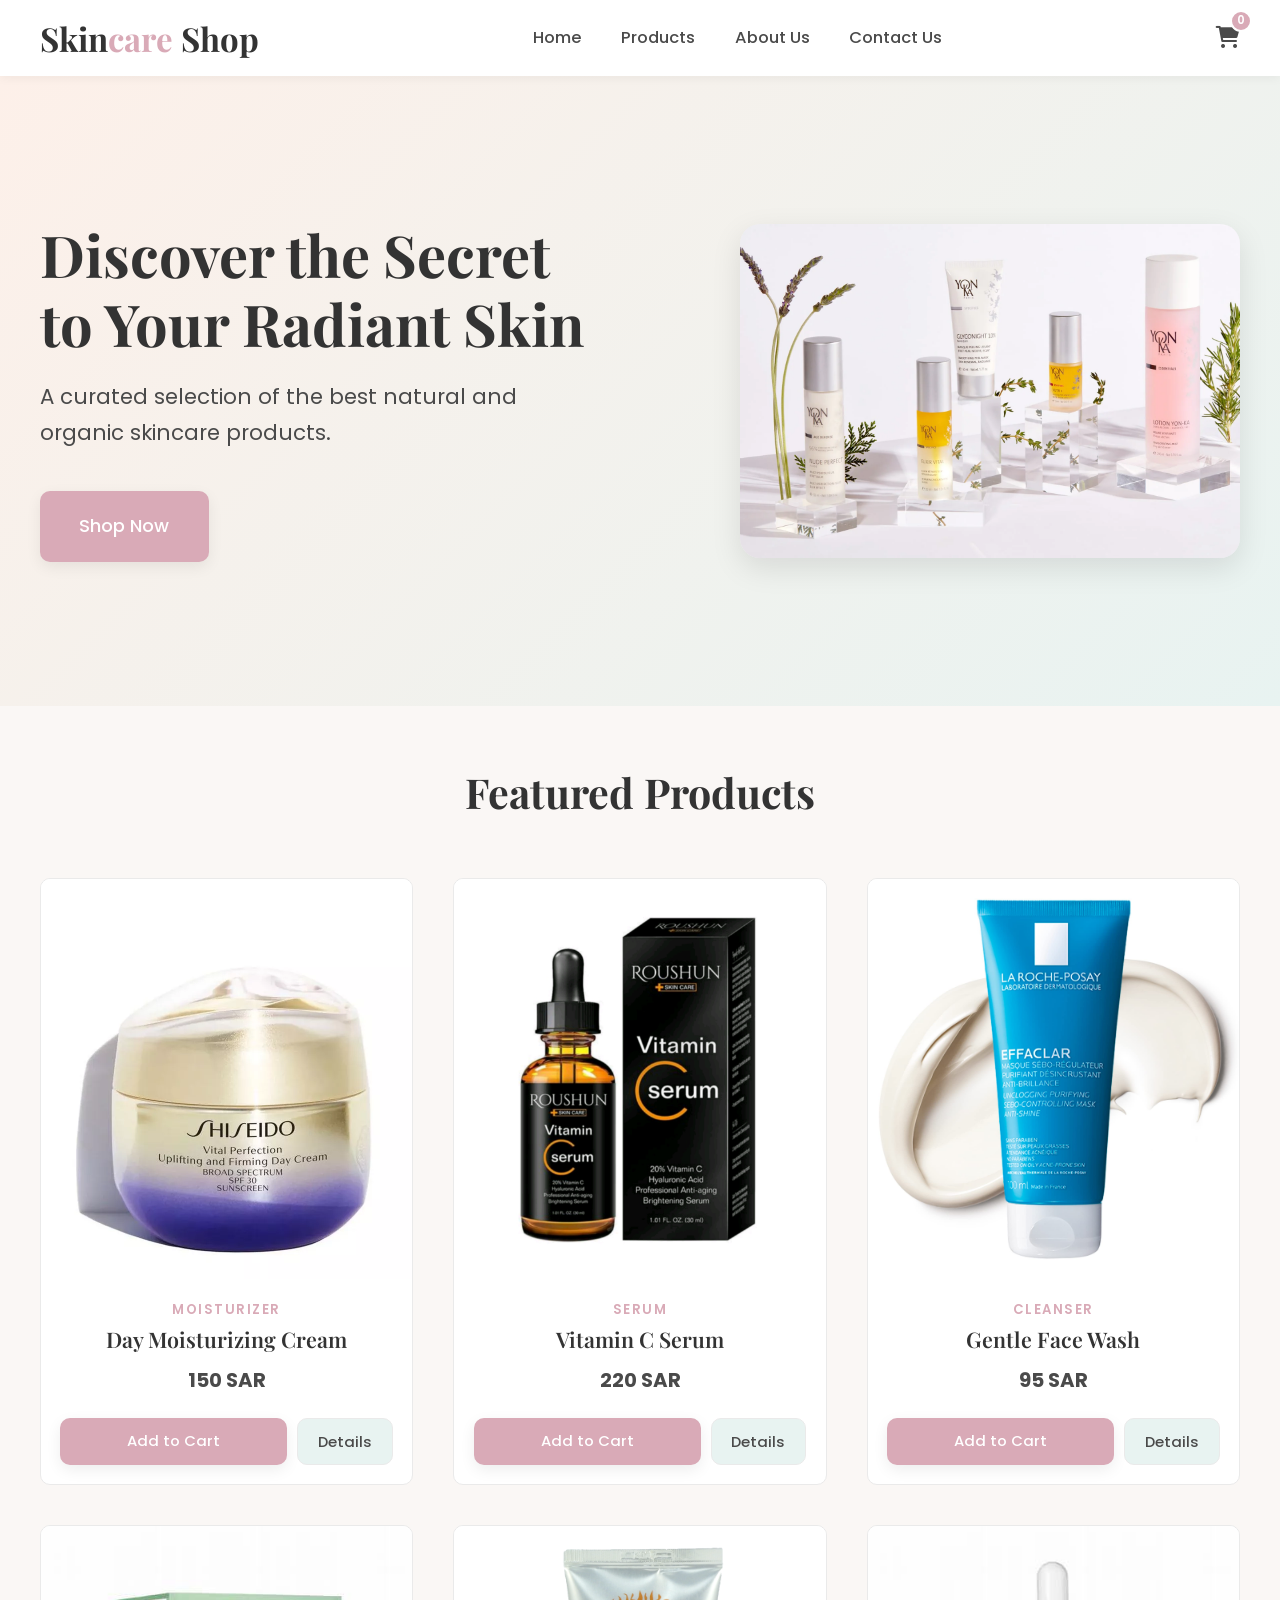
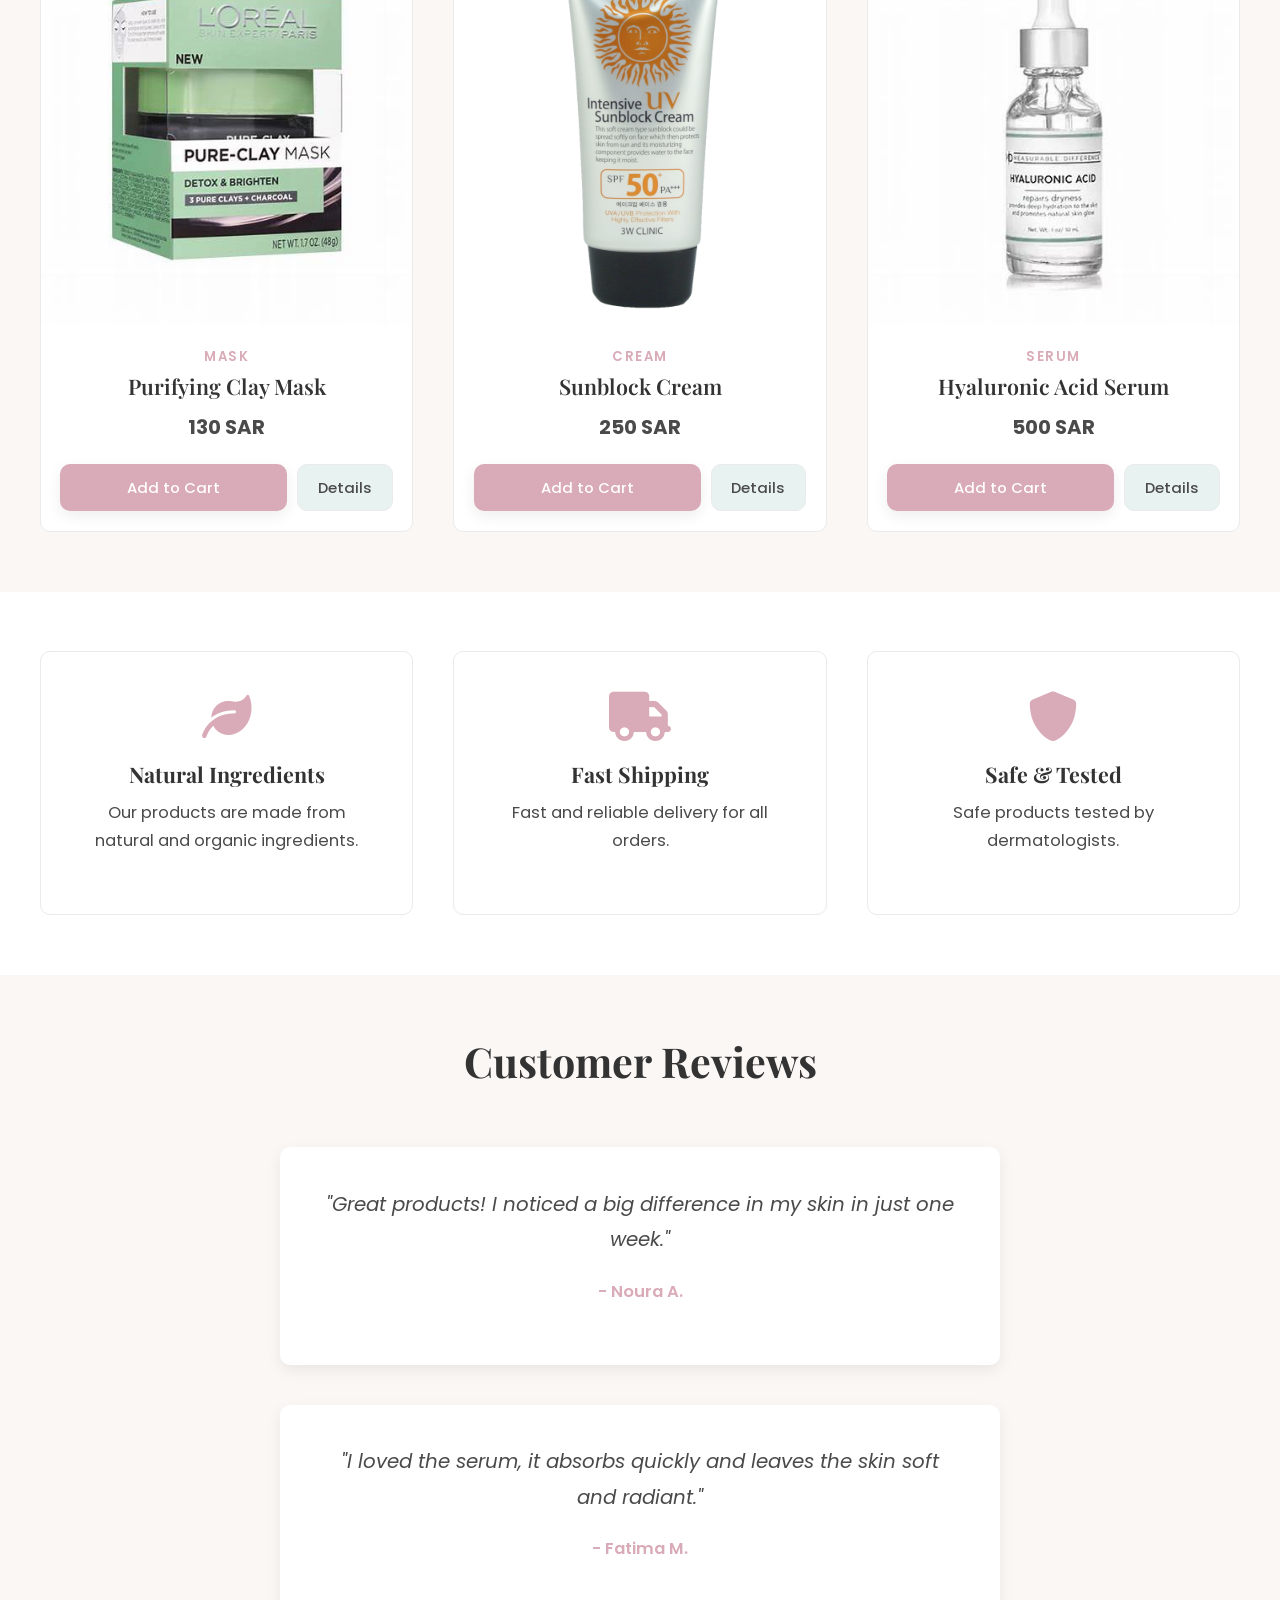
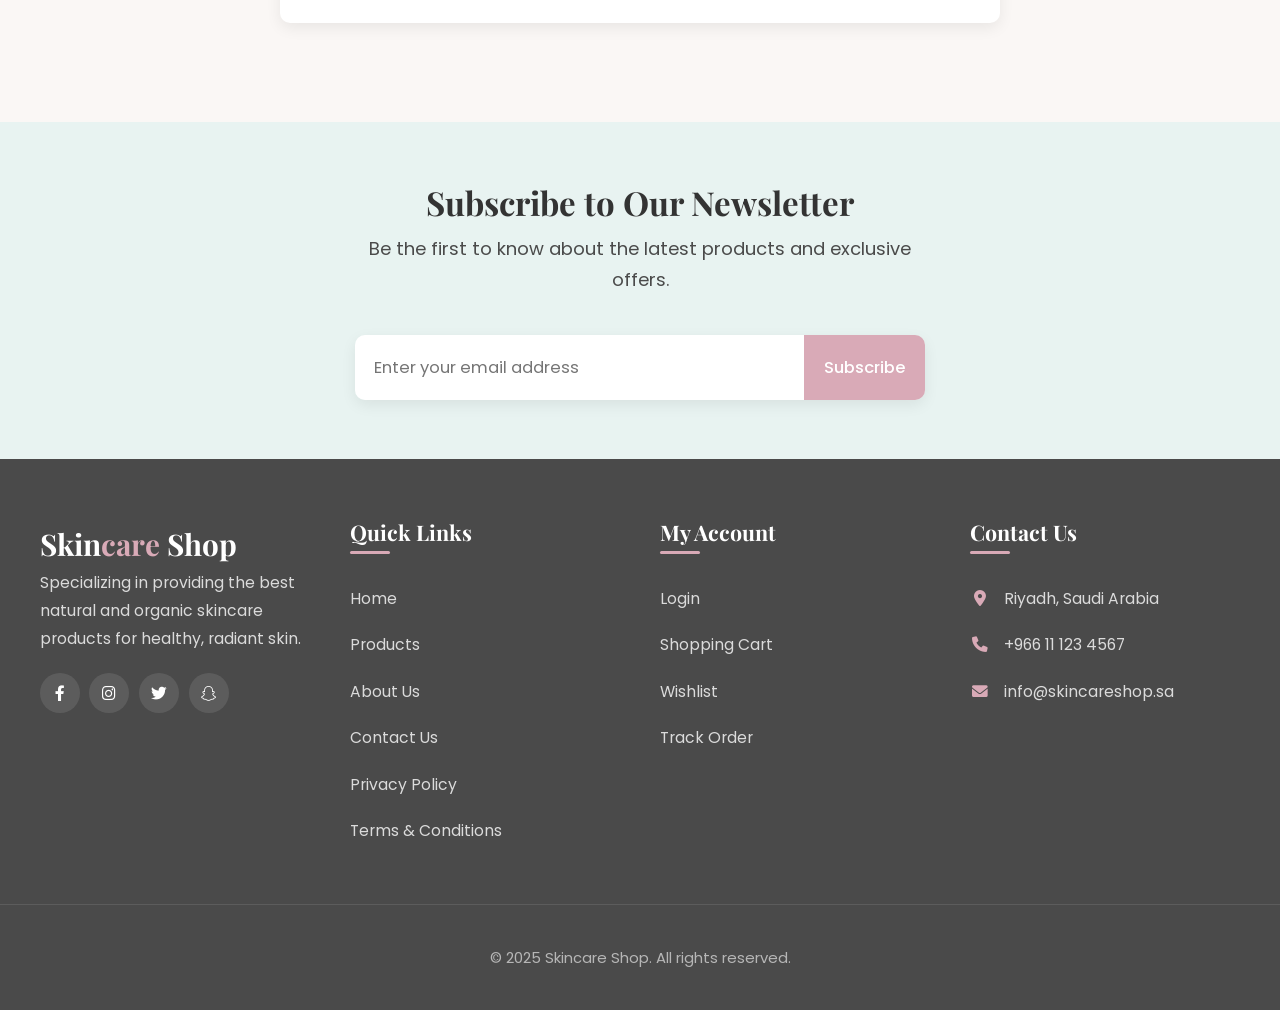
<file: index.html>
<!DOCTYPE html>
<html lang="en" dir="ltr">
<head>
    <meta charset="UTF-8">
    <meta name="viewport" content="width=device-width, initial-scale=1.0">
    <title>Skincare Shop - Home</title>
    <!-- Google Fonts (Poppins & Playfair Display) -->
    <link rel="preconnect" href="https://fonts.googleapis.com">
    <link rel="preconnect" href="https://fonts.gstatic.com" crossorigin>
    <link href="https://fonts.googleapis.com/css2?family=Playfair+Display:wght@700&family=Poppins:wght@400;500;700&display=swap" rel="stylesheet">
    <!-- Font Awesome (for icons) -->
    <link rel="stylesheet" href="https://cdnjs.cloudflare.com/ajax/libs/font-awesome/6.0.0-beta3/css/all.min.css">
    <!-- Main Stylesheet -->
    <link rel="stylesheet" href="css/style.css">
</head>
<body>
    <!-- ===== HEADER ===== -->
    <header>
        <div class="container header-container">
            <a href="index.html" class="logo">Skin<span>care</span> Shop</a>
            <nav>
                <ul class="nav-menu">
                    <li class="nav-item"><a href="index.html" class="nav-link">Home</a></li>
                    <li class="nav-item"><a href="products/product-list.html" class="nav-link">Products</a></li>
                    <li class="nav-item"><a href="pages/about.html" class="nav-link">About Us</a></li>
                    <li class="nav-item"><a href="pages/contact.html" class="nav-link">Contact Us</a></li>
                </ul>
            </nav>
            <div class="header-actions">
                <a href="pages/cart.html" class="cart-icon">
                    <i class="fas fa-shopping-cart"></i>
                    <span class="cart-count">0</span>
                </a>
                <button class="mobile-menu-btn"><i class="fas fa-bars"></i></button>
            </div>
        </div>
    </header>

    <main>
        <!-- ===== HERO SECTION ===== -->
        <section class="hero">
            <div class="container hero-container">
                <div class="hero-content">
                    <h1 class="hero-title">Discover the Secret to Your Radiant Skin</h1>
                    <p class="hero-subtitle">A curated selection of the best natural and organic skincare products.</p>
                    <a href="products/product-list.html" class="btn">Shop Now</a>
                </div>
                <div class="hero-image">
                    <!-- Placeholder for hero image -->
                    <img src="images/image2.gpj.webp" alt="Skincare Products">
                </div>
            </div>
        </section>

        <!-- ===== FEATURED PRODUCTS ===== -->
        <section class="featured-products section">
            <div class="container">
                <h2 class="section-title">Featured Products</h2>
                <div class="products-grid">
                    <!-- Product cards will be loaded here dynamically or statically -->
                    <div class="product-card">
                        <div class="product-image">
                            <img src="images/p.1.jpg" alt="Product 1">
                        </div>
                        <div class="product-info">
                            <span class="product-category">Moisturizer</span>
                            <h3 class="product-title">Day Moisturizing Cream</h3>
                            <p class="product-price">150 SAR</p>
                            <div class="product-actions">
                                <button class="btn add-to-cart-btn">Add to Cart</button>
                                <a href="products/product-details.html" class="btn btn-secondary">Details</a>
                            </div>
                        </div>
                    </div>
                    <!-- Repeat product card structure for other featured products -->
                     <div class="product-card">
                        <div class="product-image">
                            <img src="images/p.2.jpg" alt="Product 2">
                        </div>
                        <div class="product-info">
                            <span class="product-category">Serum</span>
                            <h3 class="product-title">Vitamin C Serum</h3>
                            <p class="product-price">220 SAR</p>
                            <div class="product-actions">
                                <button class="btn add-to-cart-btn">Add to Cart</button>
                                <a href="products/product-details.html" class="btn btn-secondary">Details</a>
                            </div>
                        </div>
                    </div>
                     <div class="product-card">
                        <div class="product-image">
                            <img src="images/p.3.jpg" alt="Product 3">
                        </div>
                        <div class="product-info">
                            <span class="product-category">Cleanser</span>
                            <h3 class="product-title">Gentle Face Wash</h3>
                            <p class="product-price">95 SAR</p>
                            <div class="product-actions">
                                <button class="btn add-to-cart-btn">Add to Cart</button>
                                <a href="products/product-details.html" class="btn btn-secondary">Details</a>
                            </div>
                        </div>
                    </div>
                     <div class="product-card">
                        <div class="product-image">
                            <img src="images/p.4.jpg" alt="Product 4">
                        </div>
                        <div class="product-info">
                            <span class="product-category">Mask</span>
                            <h3 class="product-title">Purifying Clay Mask</h3>
                            <p class="product-price">130 SAR</p>
                            <div class="product-actions">
                                <button class="btn add-to-cart-btn">Add to Cart</button>
                                <a href="products/product-details.html" class="btn btn-secondary">Details</a>
                            </div>
                        </div>
                    </div>
                    <div class="product-card">
                        <div class="product-image">
                            <img src="images/p.7.jpg" alt="Product 4">
                        </div>
                        <div class="product-info">
                            <span class="product-category">Cream</span>
                            <h3 class="product-title">Sunblock Cream</h3>
                            <p class="product-price">250 SAR</p>
                            <div class="product-actions">
                                <button class="btn add-to-cart-btn">Add to Cart</button>
                                <a href="products/product-details.html" class="btn btn-secondary">Details</a>
                            </div>
                        </div>
                    </div>
                    <div class="product-card">
                        <div class="product-image">
                            <img src="images/p.6.jpg" alt="Product 4">
                        </div>
                        <div class="product-info">
                            <span class="product-category">Serum</span>
                            <h3 class="product-title">Hyaluronic Acid Serum</h3>
                            <p class="product-price">500 SAR</p>
                            <div class="product-actions">
                                <button class="btn add-to-cart-btn">Add to Cart</button>
                                <a href="products/product-details.html" class="btn btn-secondary">Details</a>
                            </div>
                        </div>
                    </div>
                </div>
            </div>
        </section>

        <!-- ===== BENEFITS SECTION ===== -->
        <section class="benefits section">
            <div class="container benefits-container">
                <div class="benefit-item">
                    <i class="fas fa-leaf benefit-icon"></i>
                    <h3 class="benefit-title">Natural Ingredients</h3>
                    <p>Our products are made from natural and organic ingredients.</p>
                </div>
                <div class="benefit-item">
                    <i class="fas fa-truck benefit-icon"></i>
                    <h3 class="benefit-title">Fast Shipping</h3>
                    <p>Fast and reliable delivery for all orders.</p>
                </div>
                <div class="benefit-item">
                    <i class="fas fa-shield-alt benefit-icon"></i>
                    <h3 class="benefit-title">Safe & Tested</h3>
                    <p>Safe products tested by dermatologists.</p>
                </div>
            </div>
        </section>

        <!-- ===== TESTIMONIALS ===== -->
        <section class="testimonials section">
            <div class="container testimonials-container">
                <h2 class="section-title">Customer Reviews</h2>
                <div class="testimonial-item">
                    <p class="testimonial-text">"Great products! I noticed a big difference in my skin in just one week."</p>
                    <p class="testimonial-author">- Noura A.</p>
                </div>
                <div class="testimonial-item">
                    <p class="testimonial-text">"I loved the serum, it absorbs quickly and leaves the skin soft and radiant."</p>
                    <p class="testimonial-author">- Fatima M.</p>
                </div>
            </div>
        </section>

        <!-- ===== NEWSLETTER ===== -->
        <section class="newsletter section">
            <div class="container newsletter-container">
                <h2 class="newsletter-title">Subscribe to Our Newsletter</h2>
                <p>Be the first to know about the latest products and exclusive offers.</p>
                <form class="newsletter-form">
                    <input type="email" class="newsletter-input" placeholder="Enter your email address" required>
                    <button type="submit" class="newsletter-btn">Subscribe</button>
                </form>
            </div>
        </section>

    </main>

    <!-- ===== FOOTER ===== -->
    <footer>
        <div class="container footer-container">
            <div class="footer-about">
                <a href="index.html" class="footer-logo">Skin<span>care</span> Shop</a>
                <p>Specializing in providing the best natural and organic skincare products for healthy, radiant skin.</p>
                <div class="social-links">
                    <a href="https://it-it.facebook.com/" class="social-link"><i class="fab fa-facebook-f"></i></a>
                    <a href="https://www.instagram.com/" class="social-link"><i class="fab fa-instagram"></i></a>
                    <a href="https://x.com/" class="social-link"><i class="fab fa-twitter"></i></a>
                    <a href="https://www.snapchat.com/" class="social-link"><i class="fab fa-snapchat-ghost"></i></a>
                </div>
            </div>
            <div class="footer-section">
                <h4 class="footer-title">Quick Links</h4>
                <ul class="footer-links">
                    <li class="footer-link"><a href="index.html">Home</a></li>
                    <li class="footer-link"><a href="products/product-list.html">Products</a></li>
                    <li class="footer-link"><a href="pages/about.html">About Us</a></li>
                    <li class="footer-link"><a href="pages/contact.html">Contact Us</a></li>
                    <li class="footer-link"><a href="#">Privacy Policy</a></li>
                    <li class="footer-link"><a href="#">Terms & Conditions</a></li>
                </ul>
            </div>
            <div class="footer-section">
                <h4 class="footer-title">My Account</h4>
                <ul class="footer-links">
                    <li class="footer-link"><a href="#">Login</a></li>
                    <li class="footer-link"><a href="pages/cart.html">Shopping Cart</a></li>
                    <li class="footer-link"><a href="#">Wishlist</a></li>
                    <li class="footer-link"><a href="#">Track Order</a></li>
                </ul>
            </div>
            <div class="footer-section">
                <h4 class="footer-title">Contact Us</h4>
                <ul class="footer-links">
                    <li class="footer-link"><span><i class="fas fa-map-marker-alt"></i> Riyadh, Saudi Arabia</span></li>
                    <li class="footer-link"><span><i class="fas fa-phone"></i> +966 11 123 4567</span></li>
                    <li class="footer-link"><span><i class="fas fa-envelope"></i> info@skincareshop.sa</span></li>
                </ul>
            </div>
        </div>
        <div class="copyright">
            <p>&copy; 2025 Skincare Shop. All rights reserved.</p>
        </div>
    </footer>

    <!-- Main JavaScript -->
    <script src="js/script.js"></script>
</body>
</html>
</file>
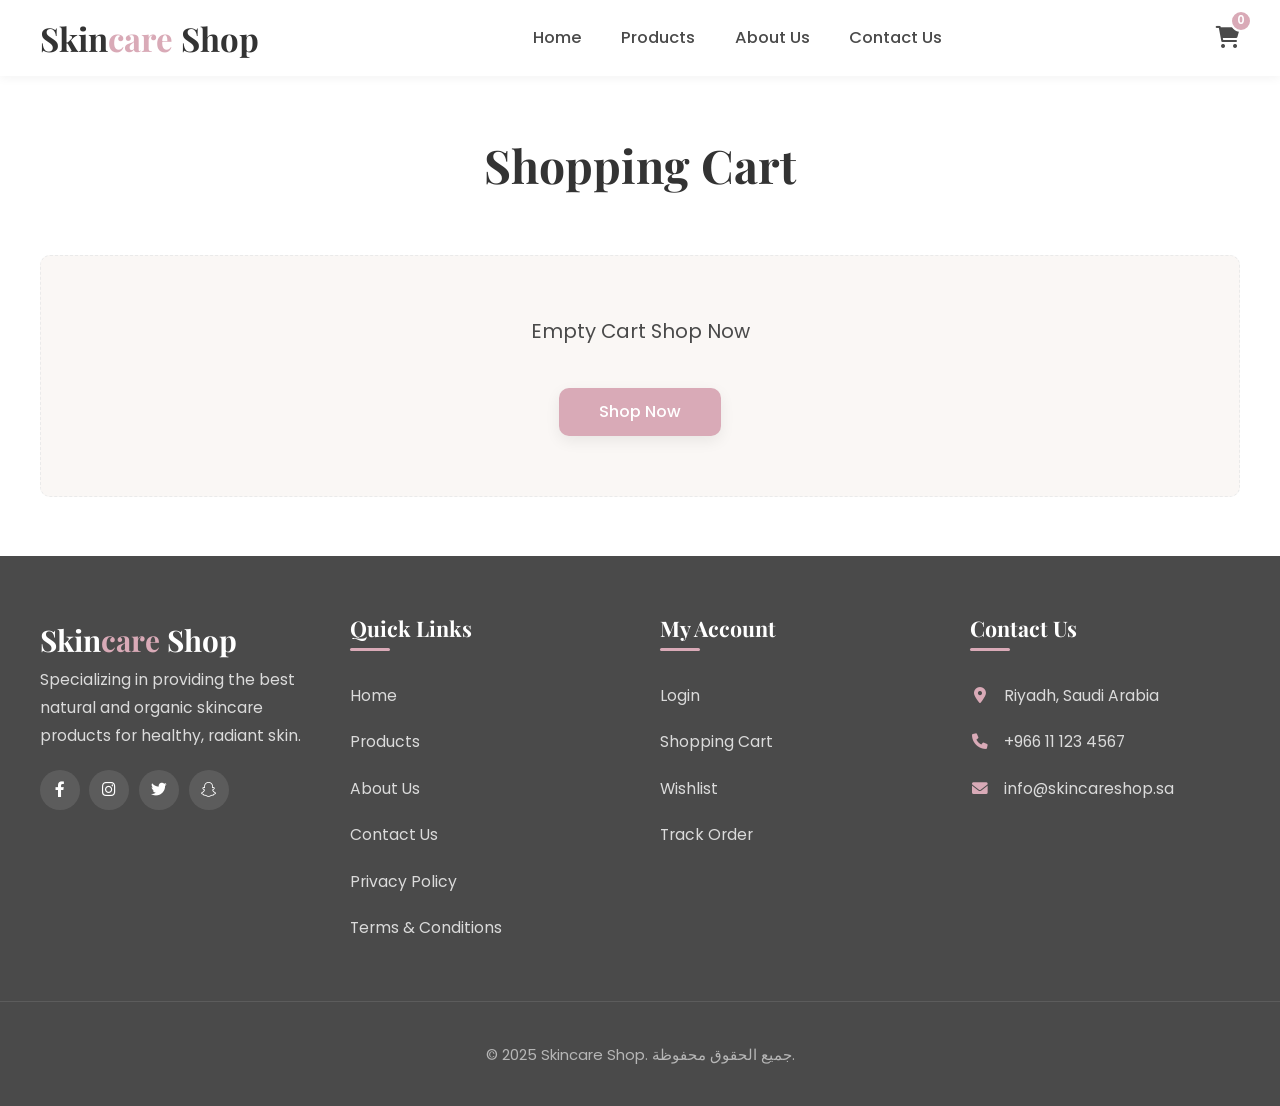
<file: pages/cart.html>
<!DOCTYPE html>
<html lang="en" dir="ltr">
<head>
    <meta charset="UTF-8">
    <meta name="viewport" content="width=device-width, initial-scale=1.0">
    <title>Skincare Shop - Shopping Cart</title>
    <!-- Google Fonts (Poppins & Playfair Display) -->
    <link rel="preconnect" href="https://fonts.googleapis.com">
    <link rel="preconnect" href="https://fonts.gstatic.com" crossorigin>
    <link href="https://fonts.googleapis.com/css2?family=Playfair+Display:wght@700&family=Poppins:wght@400;500;700&display=swap" rel="stylesheet">
    <!-- Font Awesome (for icons) -->
    <link rel="stylesheet" href="https://cdnjs.cloudflare.com/ajax/libs/font-awesome/6.0.0-beta3/css/all.min.css">
    <!-- Main Stylesheet -->
    <link rel="stylesheet" href="../css/style.css">
</head>
<body>
    <!-- ===== HEADER ===== -->
    <header>
        <div class="container header-container">
            <a href="../index.html" class="logo">Skin<span>care</span> Shop</a>
            <nav>
                <ul class="nav-menu">
                    <li class="nav-item"><a href="../index.html" class="nav-link">Home</a></li>
                    <li class="nav-item"><a href="../products/product-list.html" class="nav-link">Products</a></li>
                    <li class="nav-item"><a href="about.html" class="nav-link">About Us</a></li>
                    <li class="nav-item"><a href="contact.html" class="nav-link">Contact Us</a></li>
                </ul>
            </nav>
            <div class="header-actions">
                <a href="cart.html" class="cart-icon">
                    <i class="fas fa-shopping-cart"></i>
                    <span class="cart-count">0</span>
                </a>
                <button class="mobile-menu-btn"><i class="fas fa-bars"></i></button>
            </div>
        </div>
    </header>

    <main>
        <!-- ===== CART PAGE ===== -->
        <section class="cart section">
            <div class="container">
                <h1>Shopping Cart</h1>
                
                <!-- Cart Items Container -->
                <div class="cart-items">
                    <!-- Cart items will be loaded dynamically via JavaScript -->
                    <!-- Empty cart message (shown by default, hidden when items are added) -->
                    <div class="empty-cart">
                        <p>Shopping cart is empty</p>
                        <a href="../products/product-list.html" class="btn">Shop Now</a>
                    </div>
                </div>
            </div>
        </section>
    </main>

    <!-- ===== FOOTER ===== -->
    <footer>
        <div class="container footer-container">
            <div class="footer-about">
                <a href="../index.html" class="footer-logo">Skin<span>care</span> Shop</a>
                <p>Specializing in providing the best natural and organic skincare products for healthy, radiant skin.</p>
                <div class="social-links">
                    <a href="#" class="social-link"><i class="fab fa-facebook-f"></i></a>
                    <a href="#" class="social-link"><i class="fab fa-instagram"></i></a>
                    <a href="#" class="social-link"><i class="fab fa-twitter"></i></a>
                    <a href="#" class="social-link"><i class="fab fa-snapchat-ghost"></i></a>
                </div>
            </div>
            <div class="footer-section">
                <h4 class="footer-title">Quick Links</h4>
                <ul class="footer-links">
                    <li class="footer-link"><a href="../index.html">Home</a></li>
                    <li class="footer-link"><a href="../products/product-list.html">Products</a></li>
                    <li class="footer-link"><a href="about.html">About Us</a></li>
                    <li class="footer-link"><a href="contact.html">Contact Us</a></li>
                    <li class="footer-link"><a href="#">Privacy Policy</a></li>
                    <li class="footer-link"><a href="#">Terms & Conditions</a></li>
                </ul>
            </div>
            <div class="footer-section">
                <h4 class="footer-title">My Account</h4>
                <ul class="footer-links">
                    <li class="footer-link"><a href="#">Login</a></li>
                    <li class="footer-link"><a href="cart.html">Shopping Cart</a></li>
                    <li class="footer-link"><a href="#">Wishlist</a></li>
                    <li class="footer-link"><a href="#">Track Order</a></li>
                </ul>
            </div>
            <div class="footer-section">
                <h4 class="footer-title">Contact Us</h4>
                <ul class="footer-links">
                    <li class="footer-link"><span><i class="fas fa-map-marker-alt"></i> Riyadh, Saudi Arabia</span></li>
                    <li class="footer-link"><span><i class="fas fa-phone"></i> +966 11 123 4567</span></li>
                    <li class="footer-link"><span><i class="fas fa-envelope"></i> info@skincareshop.sa</span></li>
                </ul>
            </div>
        </div>
        <div class="copyright">
            <p>&copy; 2025 Skincare Shop. جميع الحقوق محفوظة.</p>
        </div>
    </footer>

    <!-- Main JavaScript -->
    <script src="../js/script.js"></script>
</body>
</html>
</file>
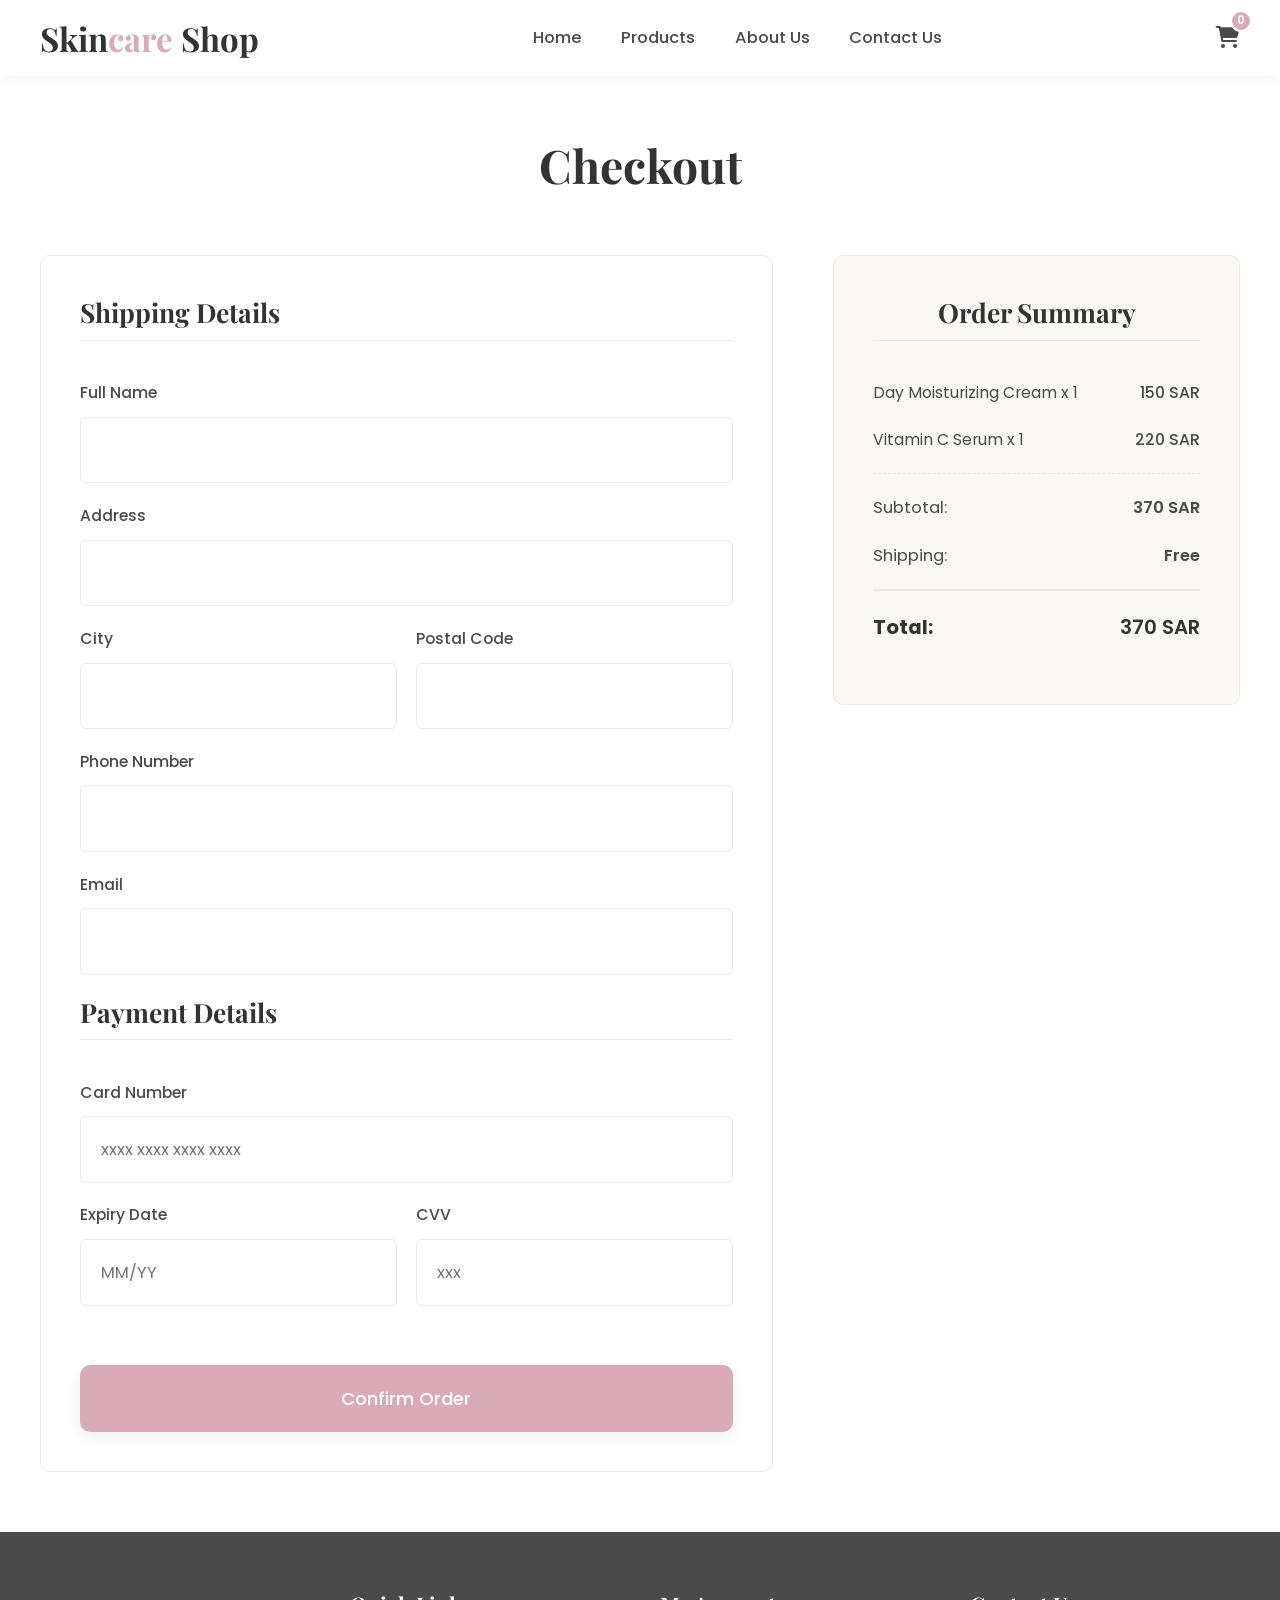
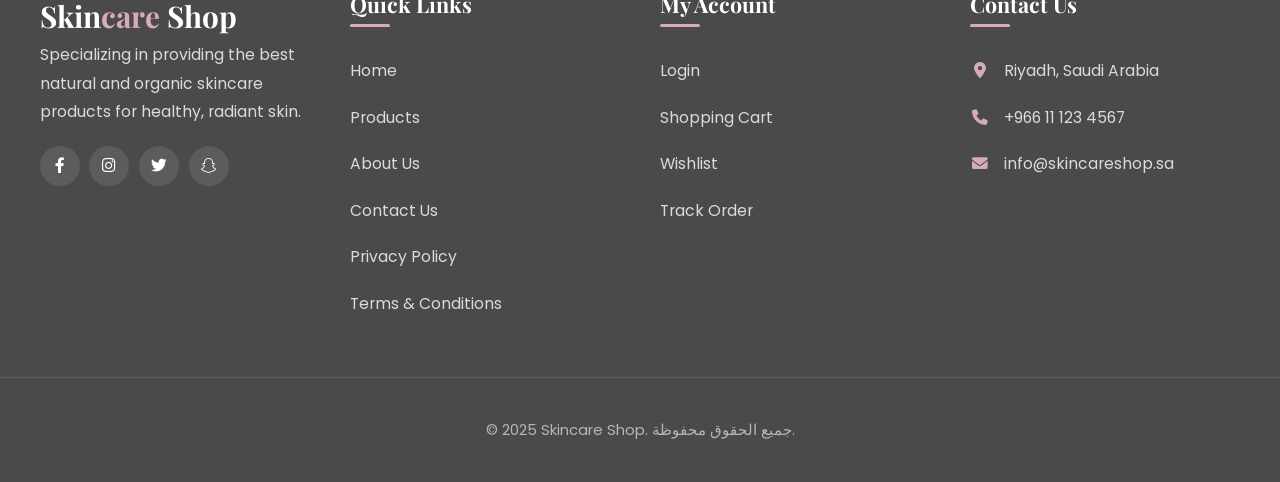
<file: pages/checkout.html>
<!DOCTYPE html>
<html lang="en" dir="ltr">
<head>
    <meta charset="UTF-8">
    <meta name="viewport" content="width=device-width, initial-scale=1.0">
    <title>Skincare Shop - Checkout</title>
    <!-- Google Fonts (Poppins & Playfair Display) -->
    <link rel="preconnect" href="https://fonts.googleapis.com">
    <link rel="preconnect" href="https://fonts.gstatic.com" crossorigin>
    <link href="https://fonts.googleapis.com/css2?family=Playfair+Display:wght@700&family=Poppins:wght@400;500;700&display=swap" rel="stylesheet">
    <!-- Font Awesome (for icons) -->
    <link rel="stylesheet" href="https://cdnjs.cloudflare.com/ajax/libs/font-awesome/6.0.0-beta3/css/all.min.css">
    <!-- Main Stylesheet -->
    <link rel="stylesheet" href="../css/style.css">
</head>
<body>
    <!-- ===== HEADER ===== -->
    <header>
        <div class="container header-container">
            <a href="../index.html" class="logo">Skin<span>care</span> Shop</a>
            <nav>
                <ul class="nav-menu">
                    <li class="nav-item"><a href="../index.html" class="nav-link">Home</a></li>
                    <li class="nav-item"><a href="../products/product-list.html" class="nav-link">Products</a></li>
                    <li class="nav-item"><a href="about.html" class="nav-link">About Us</a></li>
                    <li class="nav-item"><a href="contact.html" class="nav-link">Contact Us</a></li>
                </ul>
            </nav>
            <div class="header-actions">
                <a href="cart.html" class="cart-icon">
                    <i class="fas fa-shopping-cart"></i>
                    <span class="cart-count">0</span>
                </a>
                <button class="mobile-menu-btn"><i class="fas fa-bars"></i></button>
            </div>
        </div>
    </header>

    <main>
        <!-- ===== CHECKOUT PAGE ===== -->
        <section class="checkout section">
            <div class="container">
                <h1>Checkout</h1>
                <div class="checkout-container">
                    <!-- Checkout Form -->
                    <form class="checkout-form">
                        <h2>Shipping Details</h2>
                        <div class="form-group">
                            <label for="fullname" class="form-label">Full Name</label>
                            <input type="text" id="fullname" class="form-input" required>
                        </div>
                        <div class="form-group">
                            <label for="address" class="form-label">Address</label>
                            <input type="text" id="address" class="form-input" required>
                        </div>
                        <div class="form-row">
                            <div class="form-group">
                                <label for="city" class="form-label">City</label>
                                <input type="text" id="city" class="form-input" required>
                            </div>
                            <div class="form-group">
                                <label for="postalcode" class="form-label">Postal Code</label>
                                <input type="text" id="postalcode" class="form-input" required>
                            </div>
                        </div>
                        <div class="form-group">
                            <label for="phone" class="form-label">Phone Number</label>
                            <input type="tel" id="phone" class="form-input" required>
                        </div>
                        <div class="form-group">
                            <label for="email" class="form-label">Email</label>
                            <input type="email" id="email" class="form-input" required>
                        </div>
                        
                        <h2>Payment Details</h2>
                        <div class="form-group">
                            <label for="cardnumber" class="form-label">Card Number</label>
                            <input type="text" id="cardnumber" class="form-input" placeholder="xxxx xxxx xxxx xxxx" required>
                        </div>
                        <div class="form-row">
                            <div class="form-group">
                                <label for="expirydate" class="form-label">Expiry Date</label>
                                <input type="text" id="expirydate" class="form-input" placeholder="MM/YY" required>
                            </div>
                            <div class="form-group">
                                <label for="cvv" class="form-label">CVV</label>
                                <input type="text" id="cvv" class="form-input" placeholder="xxx" required>
                            </div>
                        </div>
                        
                        <button type="submit" class="btn place-order-btn">Confirm Order</button>
                    </form>
                    
                    <!-- Order Summary -->
                    <div class="order-summary">
                        <h2>Order Summary</h2>
                        <!-- Order items will be loaded dynamically or statically -->
                        <div class="order-item">
                            <span>Day Moisturizing Cream x 1</span>
                            <span>150 SAR</span>
                        </div>
                        <div class="order-item">
                            <span>Vitamin C Serum x 1</span>
                            <span>220 SAR</span>
                        </div>
                        <hr>
                        <div class="summary-row">
                            <span>Subtotal:</span>
                            <span>370 SAR</span>
                        </div>
                        <div class="summary-row">
                            <span>Shipping:</span>
                            <span>Free</span>
                        </div>
                        <div class="summary-row total">
                            <span>Total:</span>
                            <span>370 SAR</span>
                        </div>
                    </div>
                </div>
            </div>
        </section>
    </main>

    <!-- ===== FOOTER ===== -->
    <footer>
        <div class="container footer-container">
            <div class="footer-about">
                <a href="../index.html" class="footer-logo">Skin<span>care</span> Shop</a>
                <p>Specializing in providing the best natural and organic skincare products for healthy, radiant skin.</p>
                <div class="social-links">
                    <a href="#" class="social-link"><i class="fab fa-facebook-f"></i></a>
                    <a href="#" class="social-link"><i class="fab fa-instagram"></i></a>
                    <a href="#" class="social-link"><i class="fab fa-twitter"></i></a>
                    <a href="#" class="social-link"><i class="fab fa-snapchat-ghost"></i></a>
                </div>
            </div>
            <div class="footer-section">
                <h4 class="footer-title">Quick Links</h4>
                <ul class="footer-links">
                    <li class="footer-link"><a href="../index.html">Home</a></li>
                    <li class="footer-link"><a href="../products/product-list.html">Products</a></li>
                    <li class="footer-link"><a href="about.html">About Us</a></li>
                    <li class="footer-link"><a href="contact.html">Contact Us</a></li>
                    <li class="footer-link"><a href="#">Privacy Policy</a></li>
                    <li class="footer-link"><a href="#">Terms & Conditions</a></li>
                </ul>
            </div>
            <div class="footer-section">
                <h4 class="footer-title">My Account</h4>
                <ul class="footer-links">
                    <li class="footer-link"><a href="#">Login</a></li>
                    <li class="footer-link"><a href="cart.html">Shopping Cart</a></li>
                    <li class="footer-link"><a href="#">Wishlist</a></li>
                    <li class="footer-link"><a href="#">Track Order</a></li>
                </ul>
            </div>
            <div class="footer-section">
                <h4 class="footer-title">Contact Us</h4>
                <ul class="footer-links">
                    <li class="footer-link"><span><i class="fas fa-map-marker-alt"></i> Riyadh, Saudi Arabia</span></li>
                    <li class="footer-link"><span><i class="fas fa-phone"></i> +966 11 123 4567</span></li>
                    <li class="footer-link"><span><i class="fas fa-envelope"></i> info@skincareshop.sa</span></li>
                </ul>
            </div>
        </div>
        <div class="copyright">
            <p>&copy; 2025 Skincare Shop. جميع الحقوق محفوظة.</p>
        </div>
    </footer>

    <!-- Main JavaScript -->
    <script src="../js/script.js"></script>
</body>
</html>
</file>
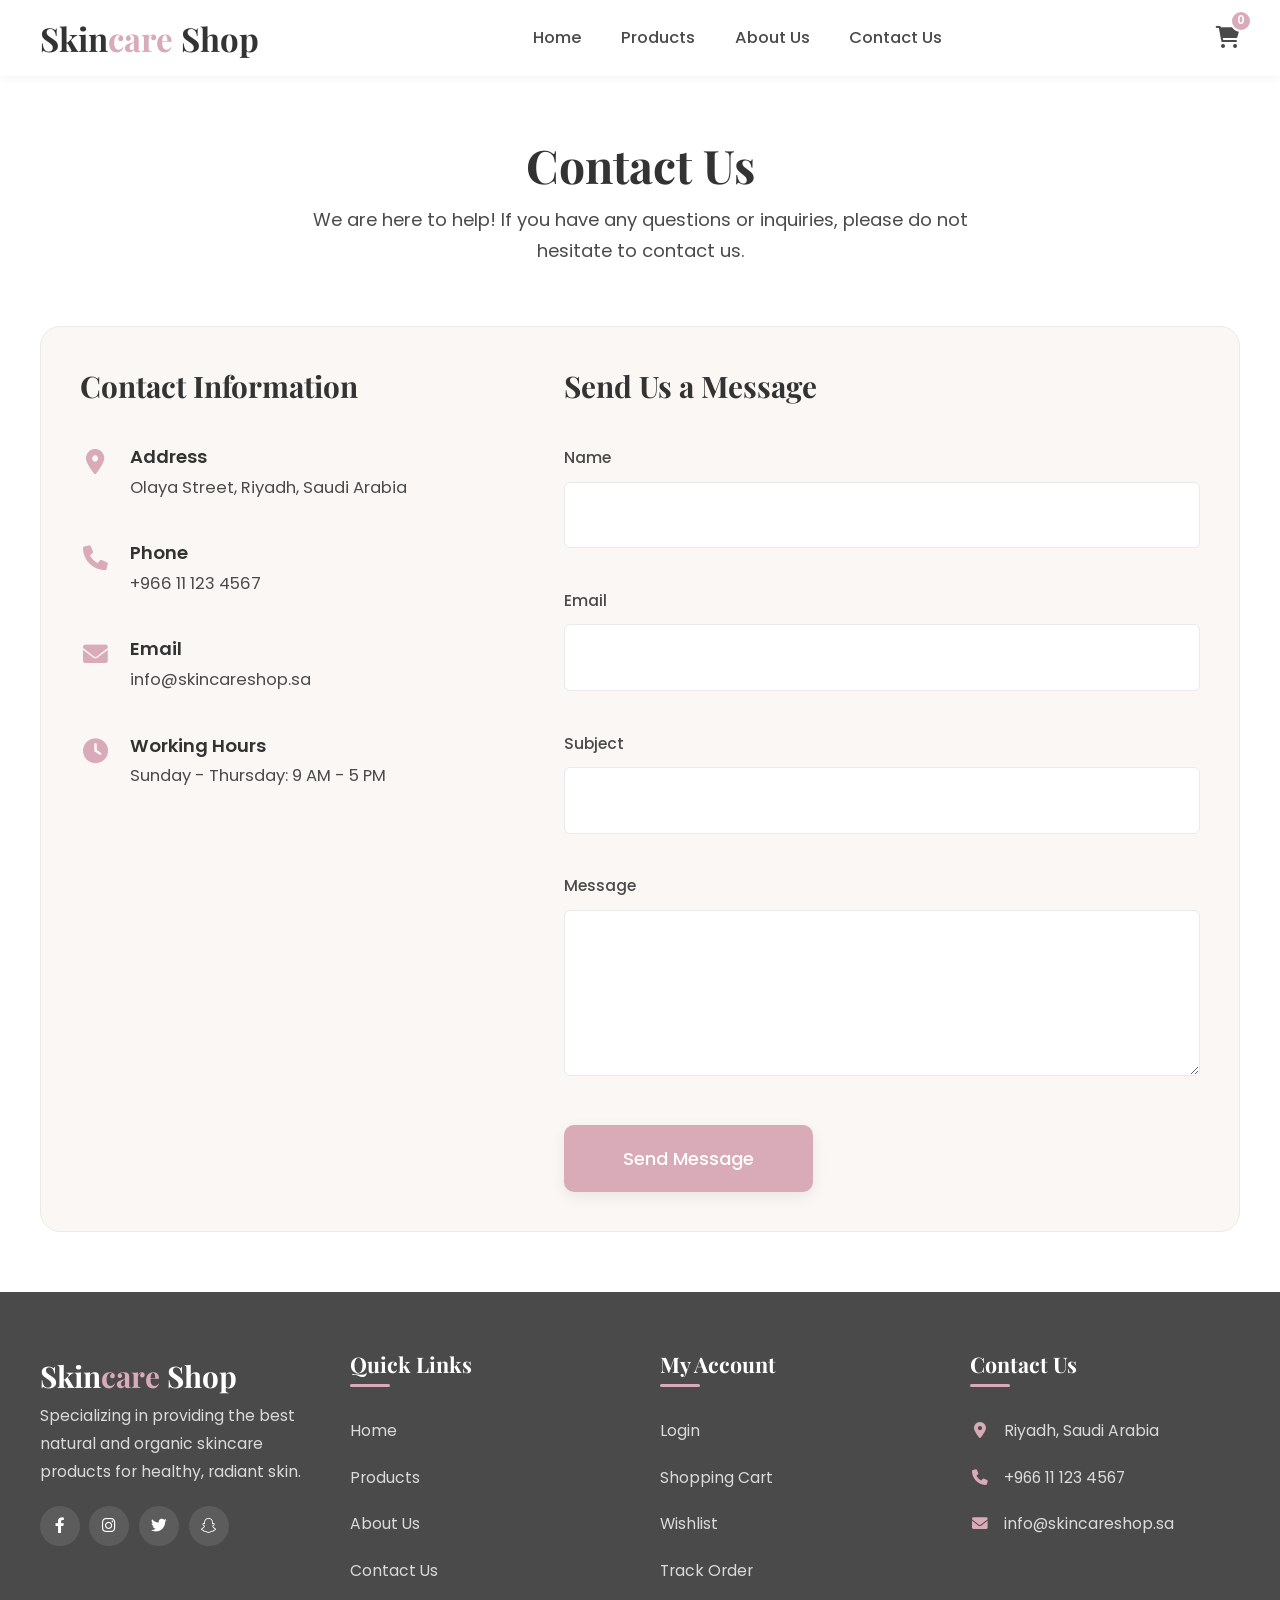
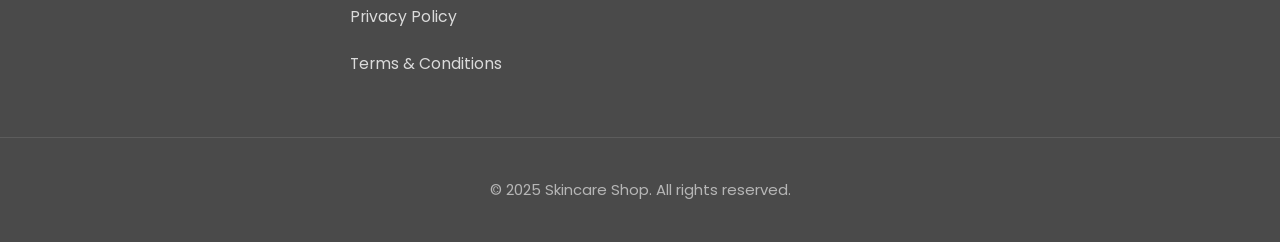
<file: pages/contact.html>
<!DOCTYPE html>
<html lang="en" dir="ltr">
<head>
    <meta charset="UTF-8">
    <meta name="viewport" content="width=device-width, initial-scale=1.0">
    <title>Skincare Shop - Contact Us</title>
    <!-- Google Fonts (Poppins & Playfair Display) -->
    <link rel="preconnect" href="https://fonts.googleapis.com">
    <link rel="preconnect" href="https://fonts.gstatic.com" crossorigin>
    <link href="https://fonts.googleapis.com/css2?family=Playfair+Display:wght@700&family=Poppins:wght@400;500;700&display=swap" rel="stylesheet">
    <!-- Font Awesome (for icons) -->
    <link rel="stylesheet" href="https://cdnjs.cloudflare.com/ajax/libs/font-awesome/6.0.0-beta3/css/all.min.css">
    <!-- Main Stylesheet -->
    <link rel="stylesheet" href="../css/style.css">
</head>
<body>
    <!-- ===== HEADER ===== -->
    <header>
        <div class="container header-container">
            <a href="../index.html" class="logo">Skin<span>care</span> Shop</a>
            <nav>
                <ul class="nav-menu">
                    <li class="nav-item"><a href="../index.html" class="nav-link">Home</a></li>
                    <li class="nav-item"><a href="../products/product-list.html" class="nav-link">Products</a></li>
                    <li class="nav-item"><a href="about.html" class="nav-link">About Us</a></li>
                    <li class="nav-item"><a href="contact.html" class="nav-link">Contact Us</a></li>
                </ul>
            </nav>
            <div class="header-actions">
                <a href="cart.html" class="cart-icon">
                    <i class="fas fa-shopping-cart"></i>
                    <span class="cart-count">0</span>
                </a>
                <button class="mobile-menu-btn"><i class="fas fa-bars"></i></button>
            </div>
        </div>
    </header>

    <main>
        <!-- ===== CONTACT SECTION ===== -->
        <section class="contact section">
            <div class="container">
                <h1>Contact Us</h1>
                <p>We are here to help! If you have any questions or inquiries, please do not hesitate to contact us.</p>
                
                <div class="contact-container">
                    <!-- Contact Info -->
                    <div class="contact-info">
                        <h2>Contact Information</h2>
                        <div class="contact-item">
                            <i class="fas fa-map-marker-alt contact-icon"></i>
                            <div>
                                <h4>Address</h4>
                                <p>Olaya Street, Riyadh, Saudi Arabia</p>
                            </div>
                        </div>
                        <div class="contact-item">
                            <i class="fas fa-phone contact-icon"></i>
                            <div>
                                <h4>Phone</h4>
                                <p>+966 11 123 4567</p>
                            </div>
                        </div>
                        <div class="contact-item">
                            <i class="fas fa-envelope contact-icon"></i>
                            <div>
                                <h4>Email</h4>
                                <p>info@skincareshop.sa</p>
                            </div>
                        </div>
                        <div class="contact-item">
                            <i class="fas fa-clock contact-icon"></i>
                            <div>
                                <h4>Working Hours</h4>
                                <p>Sunday - Thursday: 9 AM - 5 PM</p>
                            </div>
                        </div>
                    </div>
                    
                    <!-- Contact Form -->
                    <form class="contact-form">
                        <h2>Send Us a Message</h2>
                        <div class="form-group">
                            <label for="contact-name" class="form-label">Name</label>
                            <input type="text" id="contact-name" class="form-input" required>
                        </div>
                        <div class="form-group">
                            <label for="contact-email" class="form-label">Email</label>
                            <input type="email" id="contact-email" class="form-input" required>
                        </div>
                        <div class="form-group">
                            <label for="contact-subject" class="form-label">Subject</label>
                            <input type="text" id="contact-subject" class="form-input">
                        </div>
                        <div class="form-group">
                            <label for="contact-message" class="form-label">Message</label>
                            <textarea id="contact-message" class="form-input" rows="5" required></textarea>
                        </div>
                        <button type="submit" class="btn submit-btn">Send Message</button>
                    </form>
                </div>
            </div>
        </section>
    </main>

    <!-- ===== FOOTER ===== -->
    <footer>
        <div class="container footer-container">
            <div class="footer-about">
                <a href="../index.html" class="footer-logo">Skin<span>care</span> Shop</a>
                <p>Specializing in providing the best natural and organic skincare products for healthy, radiant skin.</p>
                <div class="social-links">
                    <a href="#" class="social-link"><i class="fab fa-facebook-f"></i></a>
                    <a href="#" class="social-link"><i class="fab fa-instagram"></i></a>
                    <a href="#" class="social-link"><i class="fab fa-twitter"></i></a>
                    <a href="#" class="social-link"><i class="fab fa-snapchat-ghost"></i></a>
                </div>
            </div>
            <div class="footer-section">
                <h4 class="footer-title">Quick Links</h4>
                <ul class="footer-links">
                    <li class="footer-link"><a href="../index.html">Home</a></li>
                    <li class="footer-link"><a href="../products/product-list.html">Products</a></li>
                    <li class="footer-link"><a href="about.html">About Us</a></li>
                    <li class="footer-link"><a href="contact.html">Contact Us</a></li>
                    <li class="footer-link"><a href="#">Privacy Policy</a></li>
                    <li class="footer-link"><a href="#">Terms & Conditions</a></li>
                </ul>
            </div>
            <div class="footer-section">
                <h4 class="footer-title">My Account</h4>
                <ul class="footer-links">
                    <li class="footer-link"><a href="#">Login</a></li>
                    <li class="footer-link"><a href="cart.html">Shopping Cart</a></li>
                    <li class="footer-link"><a href="#">Wishlist</a></li>
                    <li class="footer-link"><a href="#">Track Order</a></li>
                </ul>
            </div>
            <div class="footer-section">
                <h4 class="footer-title">Contact Us</h4>
                <ul class="footer-links">
                    <li class="footer-link"><span><i class="fas fa-map-marker-alt"></i> Riyadh, Saudi Arabia</span></li>
                    <li class="footer-link"><span><i class="fas fa-phone"></i> +966 11 123 4567</span></li>
                    <li class="footer-link"><span><i class="fas fa-envelope"></i> info@skincareshop.sa</span></li>
                </ul>
            </div>
        </div>
        <div class="copyright">
            <p>&copy; 2025 Skincare Shop. All rights reserved.</p>
        </div>
    </footer>

    <!-- Main JavaScript -->
    <script src="../js/script.js"></script>
</body>
</html>
</file>
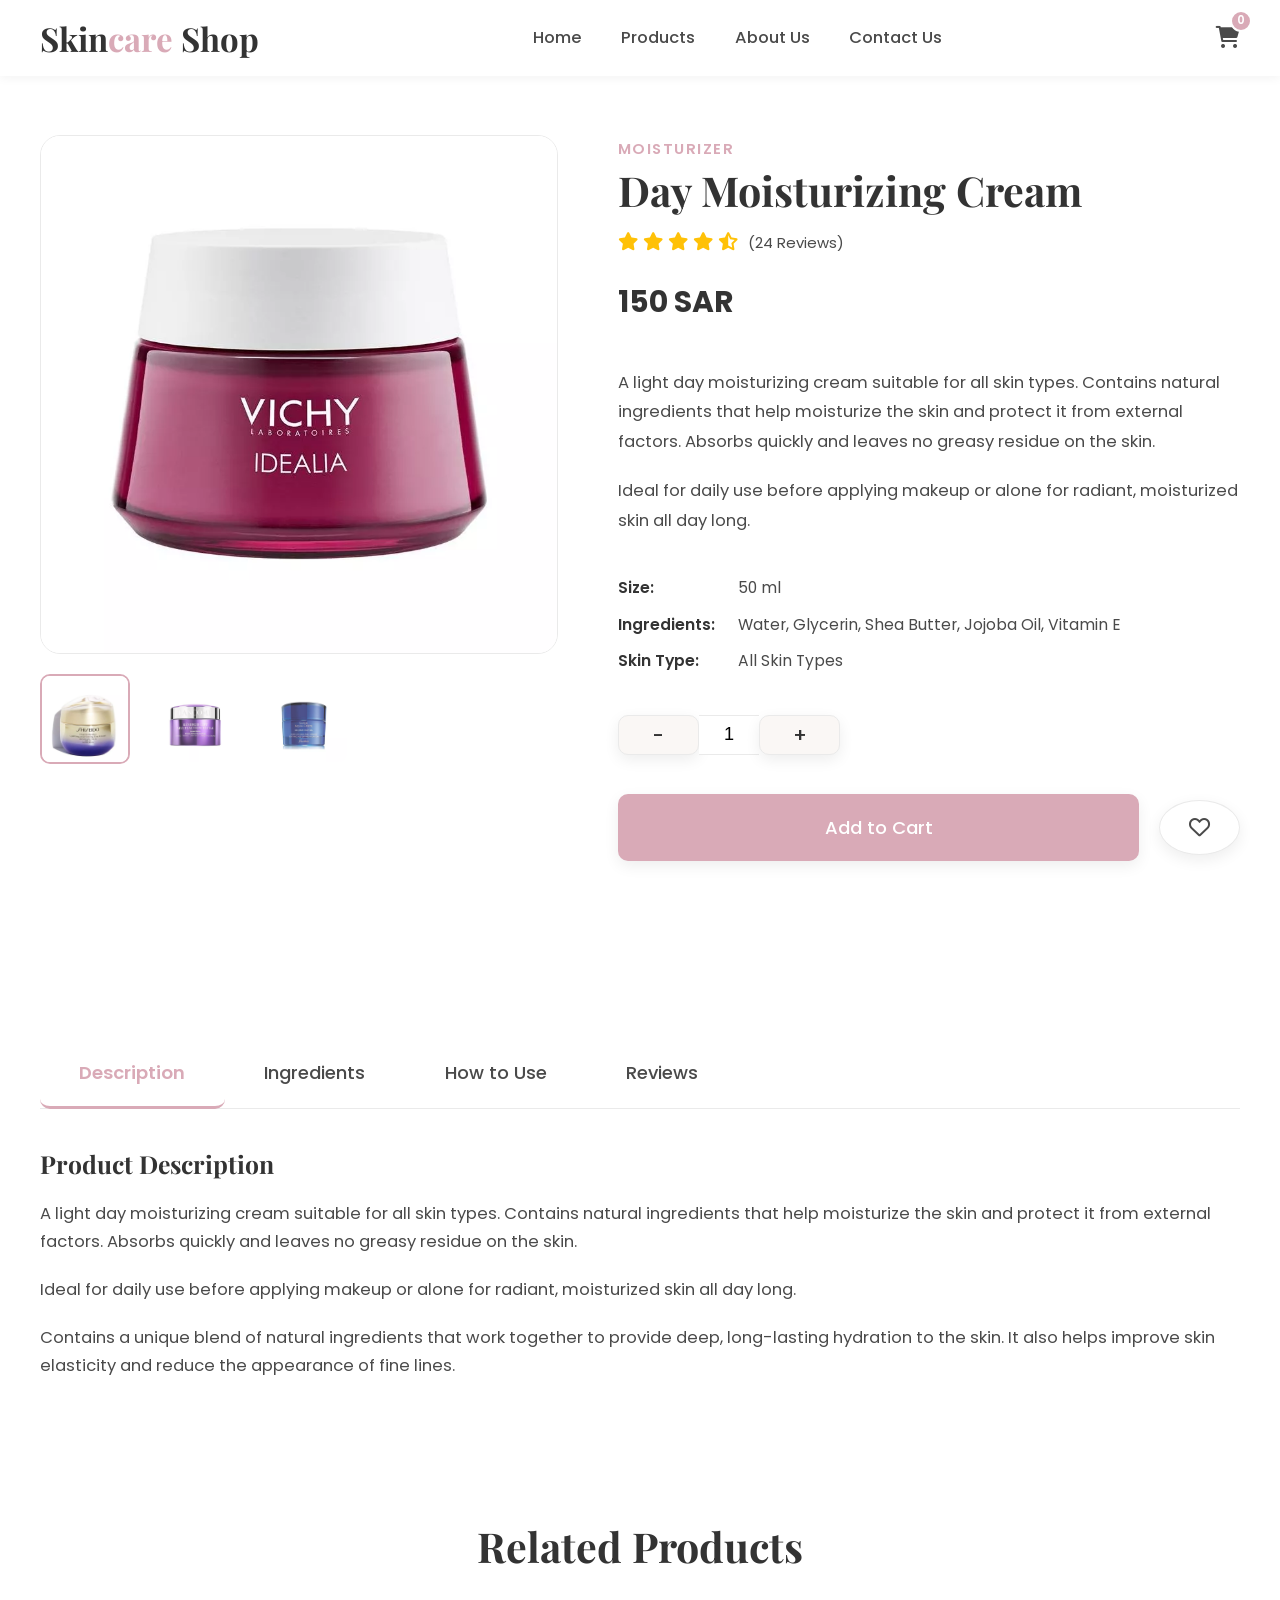
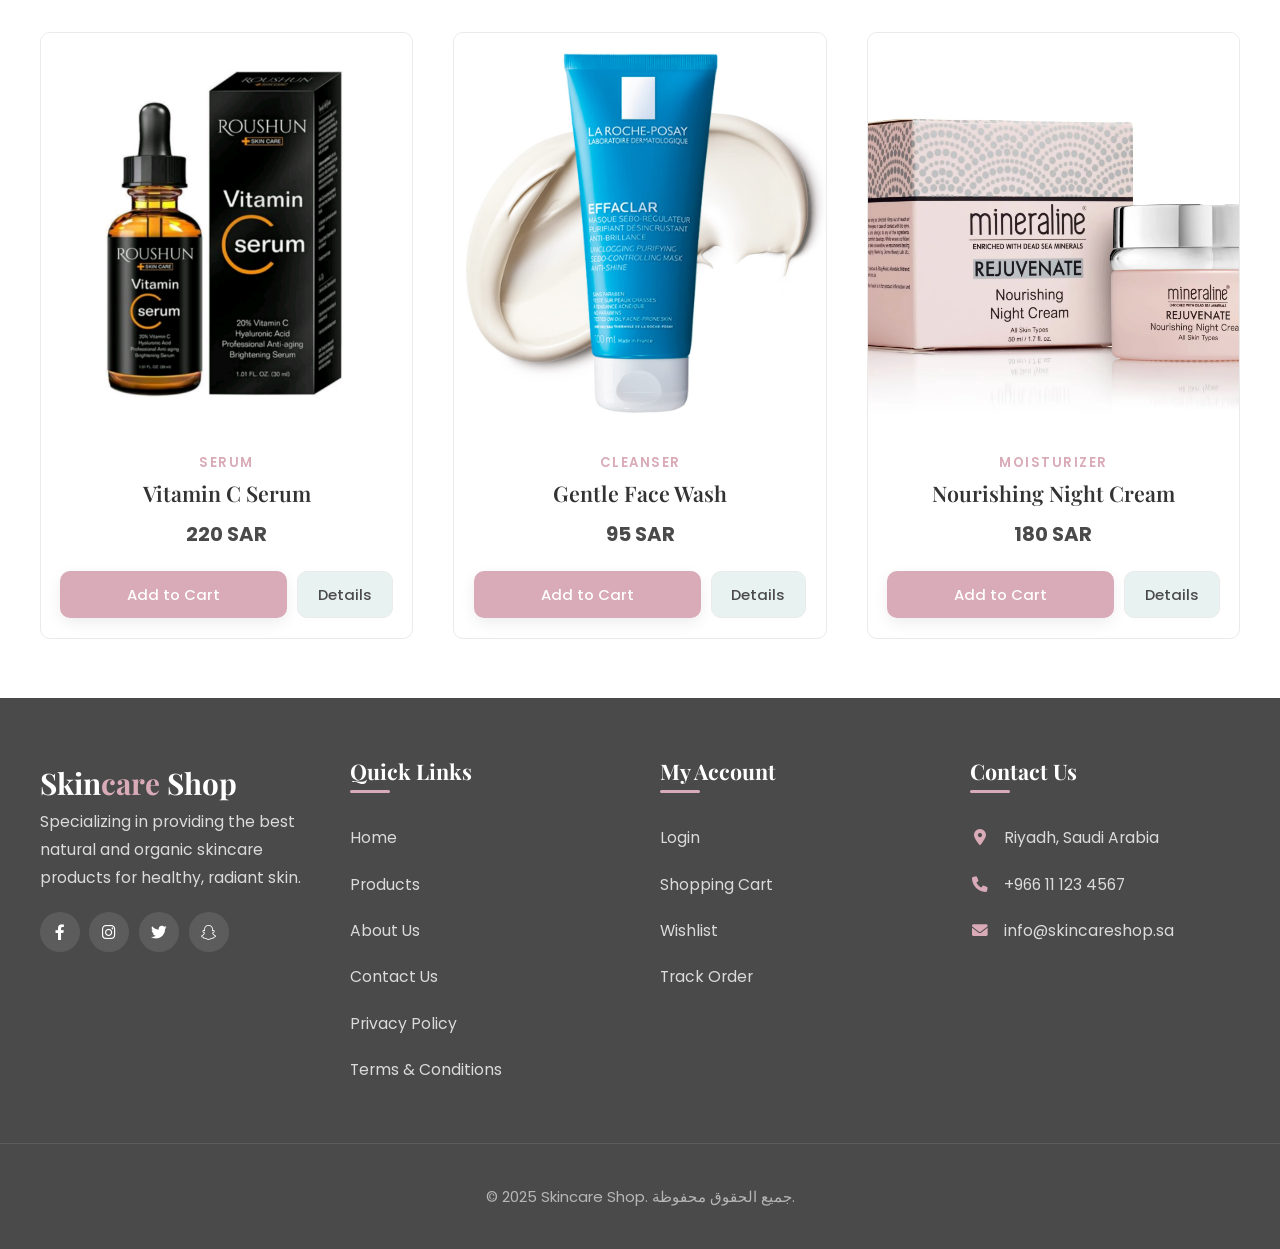
<file: products/product-details.html>
<!DOCTYPE html>
<html lang="en" dir="ltr">
<head>
    <meta charset="UTF-8">
    <meta name="viewport" content="width=device-width, initial-scale=1.0">
    <title>Skincare Shop - Product Details</title>
    <!-- Google Fonts (Poppins & Playfair Display) -->
    <link rel="preconnect" href="https://fonts.googleapis.com">
    <link rel="preconnect" href="https://fonts.gstatic.com" crossorigin>
    <link href="https://fonts.googleapis.com/css2?family=Playfair+Display:wght@700&family=Poppins:wght@400;500;700&display=swap" rel="stylesheet">
    <!-- Font Awesome (for icons) -->
    <link rel="stylesheet" href="https://cdnjs.cloudflare.com/ajax/libs/font-awesome/6.0.0-beta3/css/all.min.css">
    <!-- Main Stylesheet -->
    <link rel="stylesheet" href="../css/style.css">
</head>
<body>
    <!-- ===== HEADER ===== -->
    <header>
        <div class="container header-container">
            <a href="../index.html" class="logo">Skin<span>care</span> Shop</a>
            <nav>
                <ul class="nav-menu">
                    <li class="nav-item"><a href="../index.html" class="nav-link">Home</a></li>
                    <li class="nav-item"><a href="product-list.html" class="nav-link">Products</a></li>
                    <li class="nav-item"><a href="../pages/about.html" class="nav-link">About Us</a></li>
                    <li class="nav-item"><a href="../pages/contact.html" class="nav-link">Contact Us</a></li>
                </ul>
            </nav>
            <div class="header-actions">
                <a href="../pages/cart.html" class="cart-icon">
                    <i class="fas fa-shopping-cart"></i>
                    <span class="cart-count">0</span>
                </a>
                <button class="mobile-menu-btn"><i class="fas fa-bars"></i></button>
            </div>
        </div>
    </header>

    <main>
        <!-- ===== PRODUCT DETAILS ===== -->
        <section class="product-details">
            <div class="container product-details-container">
                <!-- Product Gallery -->
                <div class="product-gallery">
                    <div class="main-image">
                        <img src="../images/p.8.jpg" alt="Day Moisturizing Cream">
                    </div>
                    <div class="thumbnail-container">
                        <div class="thumbnail active">
                            <img src="../images/p.1.jpg" alt="Day Moisturizing Cream - Image 1">
                        </div>
                        <div class="thumbnail">
                            <img src="../images/p.11.jpg" alt="Day Moisturizing Cream - Image 2">
                        </div>
                        <div class="thumbnail">
                            <img src="../images/p.12.jpg" alt="Day Moisturizing Cream - Image 3">
                        </div>
                    </div>
                </div>
                
                <!-- Product Info -->
                <div class="product-info-details">
                    <span class="product-category">Moisturizer</span>
                    <h1>Day Moisturizing Cream</h1>
                    
                    <div class="product-rating">
                        <div class="stars">
                            <i class="fas fa-star"></i>
                            <i class="fas fa-star"></i>
                            <i class="fas fa-star"></i>
                            <i class="fas fa-star"></i>
                            <i class="fas fa-star-half-alt"></i>
                        </div>
                        <span class="review-count">(24 Reviews)</span>
                    </div>
                    
                    <p class="product-price-details">150 SAR</p>
                    
                    <div class="product-description">
                        <p>A light day moisturizing cream suitable for all skin types. Contains natural ingredients that help moisturize the skin and protect it from external factors. Absorbs quickly and leaves no greasy residue on the skin.</p>
                        <p>Ideal for daily use before applying makeup or alone for radiant, moisturized skin all day long.</p>
                    </div>
                    
                    <div class="product-meta">
                        <div class="meta-item">
                            <span class="meta-label">Size:</span>
                            <span>50 ml</span>
                        </div>
                        <div class="meta-item">
                            <span class="meta-label">Ingredients:</span>
                            <span>Water, Glycerin, Shea Butter, Jojoba Oil, Vitamin E</span>
                        </div>
                        <div class="meta-item">
                            <span class="meta-label">Skin Type:</span>
                            <span>All Skin Types</span>
                        </div>
                    </div>
                    
                    <div class="quantity-selector">
                        <button class="quantity-btn decrease">-</button>
                        <input type="number" value="1" min="1" class="quantity-input">
                        <button class="quantity-btn increase">+</button>
                    </div>
                    
                    <div class="product-actions-details">
                        <button class="btn add-to-cart-btn">Add to Cart</button>
                        <button class="wishlist-btn"><i class="far fa-heart"></i></button>
                    </div>
                </div>
            </div>
        </section>
        
        <!-- ===== PRODUCT TABS ===== -->
        <section class="section">
            <div class="container">
                <div class="product-tabs">
                    <div class="tab-header">
                        <button class="tab-btn active" data-tab="description">Description</button>
                        <button class="tab-btn" data-tab="ingredients">Ingredients</button>
                        <button class="tab-btn" data-tab="how-to-use">How to Use</button>
                        <button class="tab-btn" data-tab="reviews">Reviews</button>
                    </div>
                    
                    <div class="tab-content active" id="description">
                        <h3>Product Description</h3>
                        <p>A light day moisturizing cream suitable for all skin types. Contains natural ingredients that help moisturize the skin and protect it from external factors. Absorbs quickly and leaves no greasy residue on the skin.</p>
                        <p>Ideal for daily use before applying makeup or alone for radiant, moisturized skin all day long.</p>
                        <p>Contains a unique blend of natural ingredients that work together to provide deep, long-lasting hydration to the skin. It also helps improve skin elasticity and reduce the appearance of fine lines.</p>
                    </div>
                    
                    <div class="tab-content" id="ingredients">
                        <h3>Ingredients</h3>
                        <p>Water, Glycerin, Shea Butter, Jojoba Oil, Vitamin E, Sweet Almond Oil, Aloe Vera Extract, Green Tea Extract, Hyaluronic Acid, Argan Oil, Cucumber Extract, Pomegranate Extract.</p>
                        <p>All ingredients are natural and free from parabens, sulfates, and artificial fragrances.</p>
                    </div>
                    
                    <div class="tab-content" id="how-to-use">
                        <h3>How to Use</h3>
                        <ol>
                            <li>Cleanse your skin thoroughly using a cleanser suitable for your skin type.</li>
                            <li>Apply an appropriate amount of toner if you use one.</li>
                            <li>Apply a small amount of cream to your fingertips.</li>
                            <li>Gently spread the cream over the face and neck in circular motions.</li>
                            <li>Allow the cream to fully absorb before applying makeup.</li>
                        </ol>
                        <p>For best results, use the cream in the morning after cleansing the skin.</p>
                    </div>
                    
                    <div class="tab-content" id="reviews">
                        <h3>Reviews (24)</h3>
                        <div class="review-item">
                            <div class="review-header">
                                <div class="review-author">Sara M.</div>
                                <div class="review-rating">
                                    <i class="fas fa-star"></i>
                                    <i class="fas fa-star"></i>
                                    <i class="fas fa-star"></i>
                                    <i class="fas fa-star"></i>
                                    <i class="fas fa-star"></i>
                                </div>
                                <div class="review-date">March 15, 2025</div>
                            </div>
                            <p class="review-text">Wonderful product! My skin became softer and more radiant after using it for just two weeks. It absorbs quickly and leaves no greasy residue. I will definitely buy it again.</p>
                        </div>
                        <div class="review-item">
                            <div class="review-header">
                                <div class="review-author">Noura A.</div>
                                <div class="review-rating">
                                    <i class="fas fa-star"></i>
                                    <i class="fas fa-star"></i>
                                    <i class="fas fa-star"></i>
                                    <i class="fas fa-star"></i>
                                    <i class="far fa-star"></i>
                                </div>
                                <div class="review-date">February 2, 2025</div>
                            </div>
                            <p class="review-text">Excellent moisturizing cream, light on the skin and absorbs quickly. I loved its light and natural scent. I recommend it for combination skin types.</p>
                        </div>
                    </div>
                </div>
            </div>
        </section>
        
        <!-- ===== RELATED PRODUCTS ===== -->
        <section class="section">
            <div class="container">
                <h2 class="section-title">Related Products</h2>
                <div class="products-grid">
                    <div class="product-card">
                        <div class="product-image">
                            <img src="../images/p.2.jpg" alt="Vitamin C Serum">
                        </div>
                        <div class="product-info">
                            <span class="product-category">Serum</span>
                            <h3 class="product-title">Vitamin C Serum</h3>
                            <p class="product-price">220 SAR</p>
                            <div class="product-actions">
                                <button class="btn add-to-cart-btn">Add to Cart</button>
                                <a href="product-details.html" class="btn btn-secondary">Details</a>
                            </div>
                        </div>
                    </div>
                    <div class="product-card">
                        <div class="product-image">
                            <img src="../images/p.3.jpg" alt="Gentle Face Wash">
                        </div>
                        <div class="product-info">
                            <span class="product-category">Cleanser</span>
                            <h3 class="product-title">Gentle Face Wash</h3>
                            <p class="product-price">95 SAR</p>
                            <div class="product-actions">
                                <button class="btn add-to-cart-btn">Add to Cart</button>
                                <a href="product-details.html" class="btn btn-secondary">Details</a>
                            </div>
                        </div>
                    </div>
                    <div class="product-card">
                        <div class="product-image">
                            <img src="../images/p.10.jpg" alt="Nourishing Night Cream">
                        </div>
                        <div class="product-info">
                            <span class="product-category">Moisturizer</span>
                            <h3 class="product-title">Nourishing Night Cream</h3>
                            <p class="product-price">180 SAR</p>
                            <div class="product-actions">
                                <button class="btn add-to-cart-btn">Add to Cart</button>
                                <a href="product-details.html" class="btn btn-secondary">Details</a>
                            </div>
                        </div>
                    </div>
                </div>
            </div>
        </section>
    </main>

    <!-- ===== FOOTER ===== -->
    <footer>
        <div class="container footer-container">
            <div class="footer-about">
                <a href="../index.html" class="footer-logo">Skin<span>care</span> Shop</a>
                <p>Specializing in providing the best natural and organic skincare products for healthy, radiant skin.</p>
                <div class="social-links">
                    <a href="#" class="social-link"><i class="fab fa-facebook-f"></i></a>
                    <a href="#" class="social-link"><i class="fab fa-instagram"></i></a>
                    <a href="#" class="social-link"><i class="fab fa-twitter"></i></a>
                    <a href="#" class="social-link"><i class="fab fa-snapchat-ghost"></i></a>
                </div>
            </div>
            <div class="footer-section">
                <h4 class="footer-title">Quick Links</h4>
                <ul class="footer-links">
                    <li class="footer-link"><a href="../index.html">Home</a></li>
                    <li class="footer-link"><a href="product-list.html">Products</a></li>
                    <li class="footer-link"><a href="../pages/about.html">About Us</a></li>
                    <li class="footer-link"><a href="../pages/contact.html">Contact Us</a></li>
                    <li class="footer-link"><a href="#">Privacy Policy</a></li>
                    <li class="footer-link"><a href="#">Terms & Conditions</a></li>
                </ul>
            </div>
            <div class="footer-section">
                <h4 class="footer-title">My Account</h4>
                <ul class="footer-links">
                    <li class="footer-link"><a href="#">Login</a></li>
                    <li class="footer-link"><a href="../pages/cart.html">Shopping Cart</a></li>
                    <li class="footer-link"><a href="#">Wishlist</a></li>
                    <li class="footer-link"><a href="#">Track Order</a></li>
                </ul>
            </div>
            <div class="footer-section">
                <h4 class="footer-title">Contact Us</h4>
                <ul class="footer-links">
                    <li class="footer-link"><span><i class="fas fa-map-marker-alt"></i> Riyadh, Saudi Arabia</span></li>
                    <li class="footer-link"><span><i class="fas fa-phone"></i> +966 11 123 4567</span></li>
                    <li class="footer-link"><span><i class="fas fa-envelope"></i> info@skincareshop.sa</span></li>
                </ul>
            </div>
        </div>
        <div class="copyright">
            <p>&copy; 2025 Skincare Shop. جميع الحقوق محفوظة.</p>
        </div>
    </footer>

    <!-- Main JavaScript -->
    <script src="../js/script.js"></script>
</body>
</html>
</file>
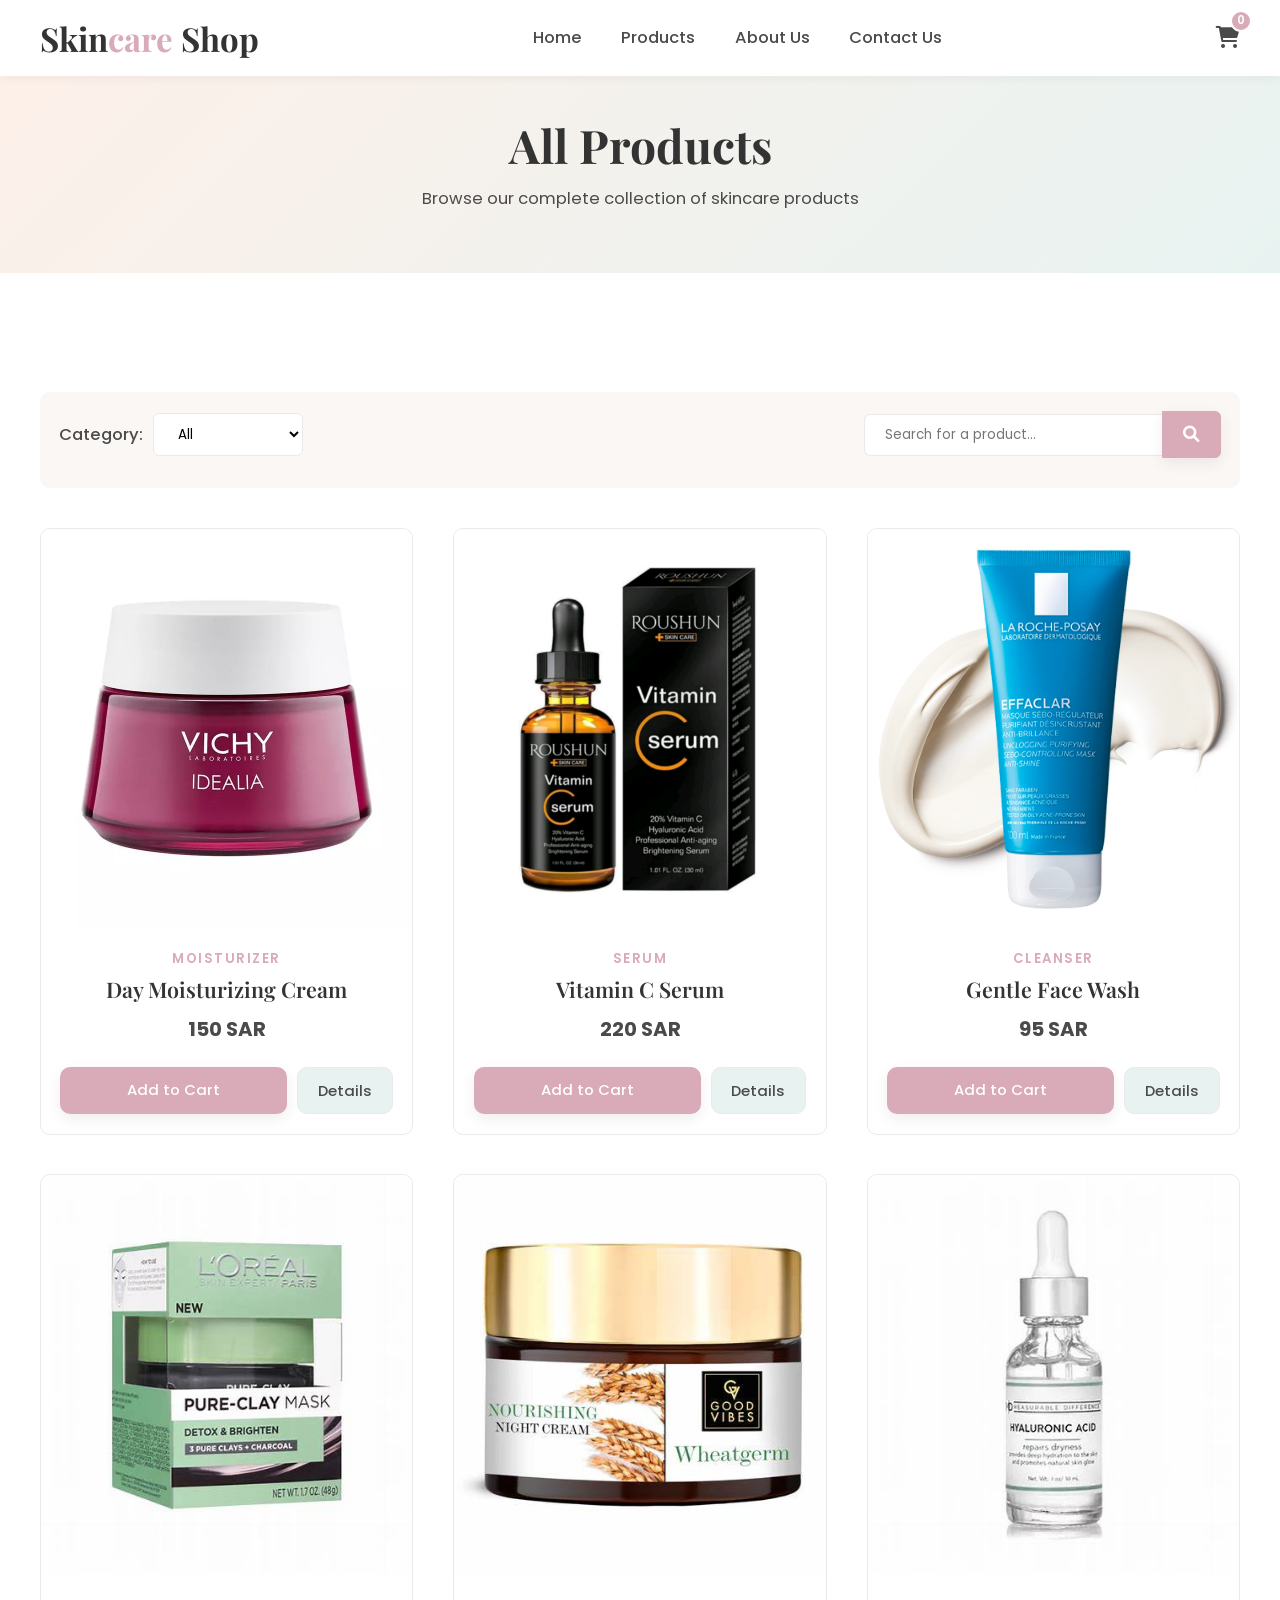
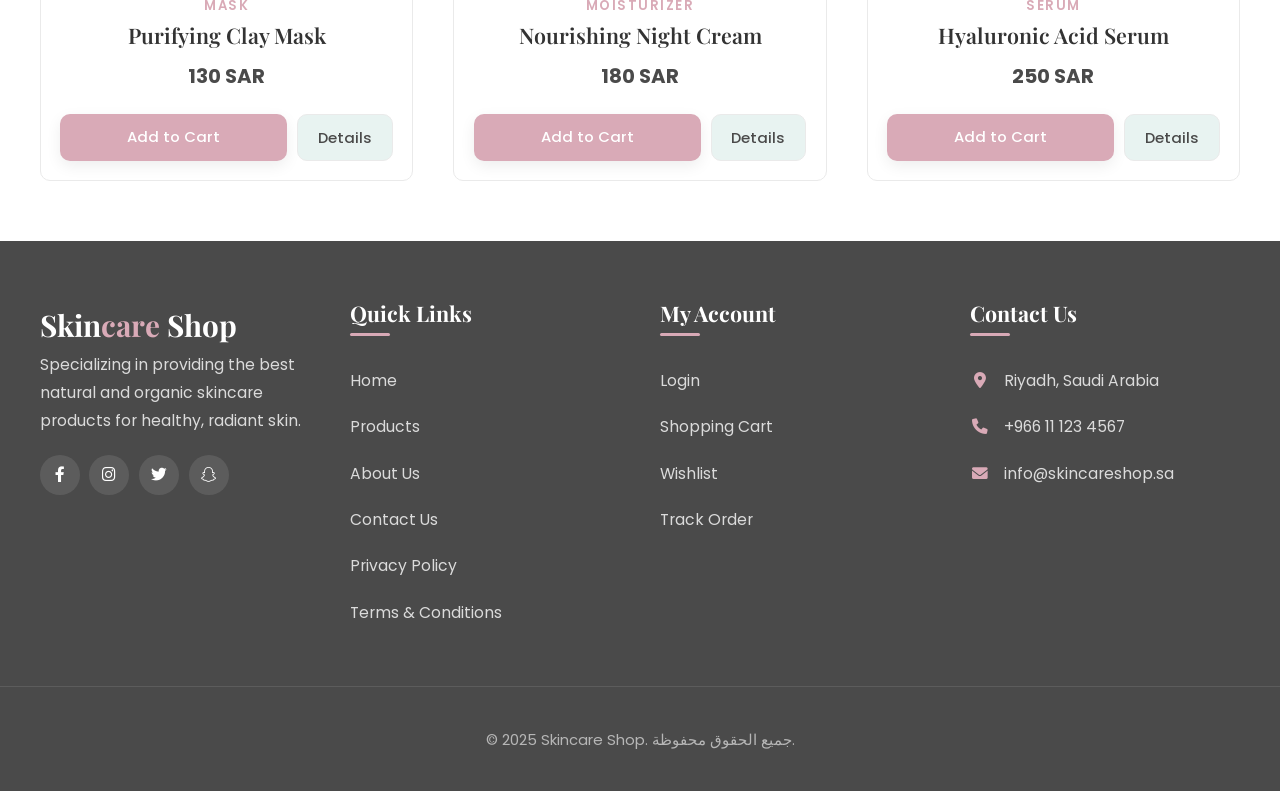
<file: products/product-list.html>
<!DOCTYPE html>
<html lang="en" dir="ltr">
<head>
    <meta charset="UTF-8">
    <meta name="viewport" content="width=device-width, initial-scale=1.0">
    <title>Skincare Shop - Product List</title>
    <!-- Google Fonts (Poppins & Playfair Display) -->
    <link rel="preconnect" href="https://fonts.googleapis.com">
    <link rel="preconnect" href="https://fonts.gstatic.com" crossorigin>
    <link href="https://fonts.googleapis.com/css2?family=Playfair+Display:wght@700&family=Poppins:wght@400;500;700&display=swap" rel="stylesheet">
    <!-- Font Awesome (for icons) -->
    <link rel="stylesheet" href="https://cdnjs.cloudflare.com/ajax/libs/font-awesome/6.0.0-beta3/css/all.min.css">
    <!-- Main Stylesheet -->
    <link rel="stylesheet" href="../css/style.css">
</head>
<body>
    <!-- ===== HEADER ===== -->
    <header>
        <div class="container header-container">
            <a href="../index.html" class="logo">Skin<span>care</span> Shop</a>
            <nav>
                <ul class="nav-menu">
                    <li class="nav-item"><a href="../index.html" class="nav-link">Home</a></li>
                    <li class="nav-item"><a href="product-list.html" class="nav-link">Products</a></li>
                    <li class="nav-item"><a href="../pages/about.html" class="nav-link">About Us</a></li>
                    <li class="nav-item"><a href="../pages/contact.html" class="nav-link">Contact Us</a></li>
                </ul>
            </nav>
            <div class="header-actions">
                <a href="../pages/cart.html" class="cart-icon">
                    <i class="fas fa-shopping-cart"></i>
                    <span class="cart-count">0</span>
                </a>
                <button class="mobile-menu-btn"><i class="fas fa-bars"></i></button>
            </div>
        </div>
    </header>

    <main>
        <!-- ===== PRODUCT LIST HEADER ===== -->
        <section class="product-list-header">
            <div class="container">
                <h1>All Products</h1>
                <p>Browse our complete collection of skincare products</p>
            </div>
        </section>

        <!-- ===== FILTER & PRODUCT GRID ===== -->
        <section class="section">
            <div class="container">
                <!-- Filter/Search Bar -->
                <div class="filter-container">
                    <div class="filter-group">
                        <label for="category-filter" class="filter-label">Category:</label>
                        <select id="category-filter" class="filter-select">
                            <option value="all">All</option>
                            <option value="moisturizer">Moisturizer</option>
                            <option value="serum">Serum</option>
                            <option value="cleanser">Cleanser</option>
                            <option value="mask">Mask</option>
                        </select>
                    </div>
                    <div class="search-box">
                        <input type="text" class="search-input" placeholder="Search for a product...">
                        <button class="search-btn"><i class="fas fa-search"></i></button>
                    </div>
                </div>

                <!-- Product Grid -->
                <div class="products-grid">
                    <!-- Product cards will be loaded here dynamically or statically -->
                    <div class="product-card">
                        <div class="product-image">
                            <img src="../images/p.8.jpg" alt="Product 1">
                        </div>
                        <div class="product-info">
                            <span class="product-category">Moisturizer</span>
                            <h3 class="product-title">Day Moisturizing Cream</h3>
                            <p class="product-price">150 SAR</p>
                            <div class="product-actions">
                                <button class="btn add-to-cart-btn">Add to Cart</button>
                                <a href="product-details.html" class="btn btn-secondary">Details</a>
                            </div>
                        </div>
                    </div>
                    <div class="product-card">
                        <div class="product-image">
                            <img src="../images/p.2.jpg" alt="Product 2">
                        </div>
                        <div class="product-info">
                            <span class="product-category">Serum</span>
                            <h3 class="product-title">Vitamin C Serum</h3>
                            <p class="product-price">220 SAR</p>
                            <div class="product-actions">
                                <button class="btn add-to-cart-btn">Add to Cart</button>
                                <a href="product-details.html" class="btn btn-secondary">Details</a>
                            </div>
                        </div>
                    </div>
                    <div class="product-card">
                        <div class="product-image">
                            <img src="../images/p.3.jpg" alt="Product 3">
                        </div>
                        <div class="product-info">
                            <span class="product-category">Cleanser</span>
                            <h3 class="product-title">Gentle Face Wash</h3>
                            <p class="product-price">95 SAR</p>
                            <div class="product-actions">
                                <button class="btn add-to-cart-btn">Add to Cart</button>
                                <a href="product-details.html" class="btn btn-secondary">Details</a>
                            </div>
                        </div>
                    </div>
                    <div class="product-card">
                        <div class="product-image">
                            <img src="../images/p.4.jpg" alt="Product 4">
                        </div>
                        <div class="product-info">
                            <span class="product-category">Mask</span>
                            <h3 class="product-title">Purifying Clay Mask</h3>
                            <p class="product-price">130 SAR</p>
                            <div class="product-actions">
                                <button class="btn add-to-cart-btn">Add to Cart</button>
                                <a href="product-details.html" class="btn btn-secondary">Details</a>
                            </div>
                        </div>
                    </div>
                    <div class="product-card">
                        <div class="product-image">
                            <img src="../images/p.9.jpg" alt="Product 5">
                        </div>
                        <div class="product-info">
                            <span class="product-category">Moisturizer</span>
                            <h3 class="product-title">Nourishing Night Cream</h3>
                            <p class="product-price">180 SAR</p>
                            <div class="product-actions">
                                <button class="btn add-to-cart-btn">Add to Cart</button>
                                <a href="product-details.html" class="btn btn-secondary">Details</a>
                            </div>
                        </div>
                    </div>
                    <div class="product-card">
                        <div class="product-image">
                            <img src="../images/p.6.jpg" alt="Product 6">
                        </div>
                        <div class="product-info">
                            <span class="product-category">Serum</span>
                            <h3 class="product-title">Hyaluronic Acid Serum</h3>
                            <p class="product-price">250 SAR</p>
                            <div class="product-actions">
                                <button class="btn add-to-cart-btn">Add to Cart</button>
                                <a href="product-details.html" class="btn btn-secondary">Details</a>
                            </div>
                        </div>
                    </div>
                    <!-- Add more product cards as needed -->
                </div>
            </div>
        </section>

    </main>

    <!-- ===== FOOTER ===== -->
    <footer>
        <div class="container footer-container">
            <div class="footer-about">
                <a href="../index.html" class="footer-logo">Skin<span>care</span> Shop</a>
                <p>Specializing in providing the best natural and organic skincare products for healthy, radiant skin.</p>
                <div class="social-links">
                    <a href="#" class="social-link"><i class="fab fa-facebook-f"></i></a>
                    <a href="#" class="social-link"><i class="fab fa-instagram"></i></a>
                    <a href="#" class="social-link"><i class="fab fa-twitter"></i></a>
                    <a href="#" class="social-link"><i class="fab fa-snapchat-ghost"></i></a>
                </div>
            </div>
            <div class="footer-section">
                <h4 class="footer-title">Quick Links</h4>
                <ul class="footer-links">
                    <li class="footer-link"><a href="../index.html">Home</a></li>
                    <li class="footer-link"><a href="product-list.html">Products</a></li>
                    <li class="footer-link"><a href="../pages/about.html">About Us</a></li>
                    <li class="footer-link"><a href="../pages/contact.html">Contact Us</a></li>
                    <li class="footer-link"><a href="#">Privacy Policy</a></li>
                    <li class="footer-link"><a href="#">Terms & Conditions</a></li>
                </ul>
            </div>
            <div class="footer-section">
                <h4 class="footer-title">My Account</h4>
                <ul class="footer-links">
                    <li class="footer-link"><a href="#">Login</a></li>
                    <li class="footer-link"><a href="../pages/cart.html">Shopping Cart</a></li>
                    <li class="footer-link"><a href="#">Wishlist</a></li>
                    <li class="footer-link"><a href="#">Track Order</a></li>
                </ul>
            </div>
            <div class="footer-section">
                <h4 class="footer-title">Contact Us</h4>
                <ul class="footer-links">
                    <li class="footer-link"><span><i class="fas fa-map-marker-alt"></i> Riyadh, Saudi Arabia</span></li>
                    <li class="footer-link"><span><i class="fas fa-phone"></i> +966 11 123 4567</span></li>
                    <li class="footer-link"><span><i class="fas fa-envelope"></i> info@skincareshop.sa</span></li>
                </ul>
            </div>
        </div>
        <div class="copyright">
            <p>&copy; 2025 Skincare Shop. جميع الحقوق محفوظة.</p>
        </div>
    </footer>

    <!-- Main JavaScript -->
    <script src="../js/script.js"></script>
</body>
</html>
</file>
<file: css/style.css>
/* 
* Skincare Shop - Main Stylesheet
* Modern e-commerce website for skincare products
*/

/* ===== VARIABLES ===== */
:root {
  /* Modernized Color Palette */
  --primary-color: #FDF0E9; /* Lighter, warmer soft pink/beige */
  --secondary-color: #E8F3F1; /* Lighter, softer mint */
  --accent-color: #D9AAB7; /* Slightly deeper, muted dusty rose */
  --accent-hover-color: #C899A7; /* Darker accent for hover */
  --text-color: #4A4A4A; /* Slightly softer dark gray */
  --heading-color: #333333; /* Darker gray for headings */
  --light-text: #ffffff; /* White text */
  --background-color: #ffffff; /* White background */
  --light-background: #FAF7F5; /* Very light warm gray/beige */
  --border-color: #EAEAEA; /* Lighter gray for borders */
  --footer-background: #4A4A4A; /* Match text color for footer */

  /* Typography */
  --body-font: 'Poppins', sans-serif;
  --heading-font: 'Playfair Display', serif;
  --base-font-size: 16.5px; /* Slightly increased base font size */
  
  /* Spacing */
  --spacing-xs: 0.3rem;
  --spacing-sm: 0.6rem;
  --spacing-md: 1.2rem;
  --spacing-lg: 2.4rem;
  --spacing-xl: 3.6rem;
  
  /* Border Radius */
  --border-radius-sm: 6px; /* Slightly more rounded */
  --border-radius-md: 10px;
  --border-radius-lg: 20px;
  
  /* Box Shadow */
  --box-shadow: 0 5px 15px rgba(0, 0, 0, 0.07); /* Softer shadow */
  --box-shadow-hover: 0 8px 20px rgba(0, 0, 0, 0.1);
}

/* ===== RESET & BASE STYLES ===== */
* {
  margin: 0;
  padding: 0;
  box-sizing: border-box;
}

html {
  font-size: var(--base-font-size);
  scroll-behavior: smooth;
}

body {
  font-family: var(--body-font);
  color: var(--text-color);
  background-color: var(--background-color);
  line-height: 1.7; /* Increased line height */
  -webkit-font-smoothing: antialiased;
  -moz-osx-font-smoothing: grayscale;
}

h1, h2, h3, h4, h5, h6 {
  font-family: var(--heading-font);
  color: var(--heading-color);
  margin-bottom: var(--spacing-md);
  font-weight: 700;
  line-height: 1.3;
}

h1 {
  font-size: 2.8rem; /* Slightly larger */
}

h2 {
  font-size: 2.2rem;
}

h3 {
  font-size: 1.8rem;
}

h4 {
  font-size: 1.5rem;
}

p {
  margin-bottom: var(--spacing-md);
}

a {
  color: var(--accent-color);
  text-decoration: none;
  transition: color 0.3s ease;
}

a:hover {
  color: var(--accent-hover-color);
}

img {
  max-width: 100%;
  height: auto;
  display: block;
}

button, .btn {
  display: inline-block;
  background-color: var(--accent-color);
  color: var(--light-text);
  padding: var(--spacing-sm) var(--spacing-lg);
  border: none;
  border-radius: var(--border-radius-md); /* Updated radius */
  cursor: pointer;
  font-family: var(--body-font);
  font-weight: 500; /* Slightly bolder */
  font-size: 1rem;
  transition: all 0.3s ease;
  box-shadow: var(--box-shadow);
}

button:hover, .btn:hover {
  background-color: var(--accent-hover-color);
  transform: translateY(-3px); /* Slightly more lift */
  box-shadow: var(--box-shadow-hover);
}

.btn-secondary {
  background-color: var(--secondary-color);
  color: var(--text-color);
  box-shadow: none; /* No shadow for secondary */
  border: 1px solid var(--border-color);
}

.btn-secondary:hover {
  background-color: var(--primary-color);
  color: var(--heading-color);
  border-color: var(--accent-color);
  transform: translateY(-2px);
  box-shadow: none;
}

.container {
  width: 100%;
  max-width: 1280px; /* Slightly wider container */
  margin: 0 auto;
  padding: 0 var(--spacing-lg); /* Increased side padding */
}

.section {
  padding: var(--spacing-xl) 0;
}

.section-title {
  text-align: center;
  margin-bottom: var(--spacing-xl);
  font-size: 2.5rem; /* Larger section titles */
}

/* ===== HEADER ===== */
header {
  background-color: var(--background-color);
  box-shadow: 0 2px 10px rgba(0, 0, 0, 0.05); /* Subtler shadow */
  position: sticky;
  top: 0;
  z-index: 100;
  padding: var(--spacing-sm) 0;
}

.header-container {
  display: flex;
  justify-content: space-between;
  align-items: center;
  /* padding: var(--spacing-md) 0; Removed padding here, added to header */
}

.logo {
  font-family: var(--heading-font);
  font-size: 2rem; /* Larger logo */
  font-weight: 700;
  color: var(--heading-color);
}

.logo span {
  color: var(--accent-color);
}

.nav-menu {
  display: flex;
  list-style: none;
}

.nav-item {
  margin-left: var(--spacing-lg);
}

.nav-link {
  color: var(--text-color);
  font-weight: 500;
  position: relative;
  padding-bottom: var(--spacing-xs);
}

.nav-link::after {
  content: '';
  position: absolute;
  bottom: 0;
  left: 0;
  width: 0;
  height: 2px;
  background-color: var(--accent-color);
  transition: width 0.4s ease;
}

.nav-link:hover::after, .nav-link.active::after {
  width: 100%;
}

.header-actions {
    display: flex;
    align-items: center;
}

.cart-icon {
  position: relative;
  margin-left: var(--spacing-lg);
  color: var(--text-color);
  font-size: 1.3rem;
}

.cart-icon:hover {
    color: var(--accent-color);
}

.cart-count {
  position: absolute;
  top: -10px;
  right: -12px;
  background-color: var(--accent-color);
  color: var(--light-text);
  font-size: 0.7rem;
  font-weight: 600;
  width: 22px;
  height: 22px;
  border-radius: 50%;
  display: flex;
  justify-content: center;
  align-items: center;
  border: 2px solid var(--background-color);
}

.mobile-menu-btn {
  display: none;
  background: none;
  border: none;
  font-size: 1.8rem;
  cursor: pointer;
  color: var(--text-color);
  margin-left: var(--spacing-md);
}

/* ===== HERO SECTION ===== */
.hero {
  background: linear-gradient(135deg, var(--primary-color) 0%, var(--secondary-color) 100%); /* Gradient background */
  padding: var(--spacing-xl) 0;
  position: relative;
  overflow: hidden;
  min-height: 70vh; /* Taller hero */
  display: flex;
  align-items: center;
}

.hero-container {
  display: flex;
  align-items: center;
  justify-content: space-between;
  gap: var(--spacing-lg);
}

.hero-content {
  flex: 1;
  max-width: 550px;
  animation: fadeInRight 0.8s ease-out;
}

.hero-title {
  font-size: 3.5rem; /* Larger title */
  margin-bottom: var(--spacing-md);
  color: var(--heading-color);
  line-height: 1.2;
}

.hero-subtitle {
  font-size: 1.3rem;
  margin-bottom: var(--spacing-lg);
  color: var(--text-color);
}

.hero .btn {
    padding: var(--spacing-md) var(--spacing-lg);
    font-size: 1.1rem;
}

.hero-image {
  flex: 1;
  text-align: center; /* Center image if needed */
  max-width: 500px; /* Control image size */
  animation: fadeInLeft 0.8s ease-out;
}

.hero-image img {
  max-width: 100%;
  border-radius: var(--border-radius-lg);
  box-shadow: 0 10px 30px rgba(0, 0, 0, 0.1); /* Enhanced shadow */
}

/* Keyframe animations */
@keyframes fadeInRight {
  from { opacity: 0; transform: translateX(-30px); }
  to { opacity: 1; transform: translateX(0); }
}

@keyframes fadeInLeft {
  from { opacity: 0; transform: translateX(30px); }
  to { opacity: 1; transform: translateX(0); }
}

/* ===== FEATURED PRODUCTS ===== */
.featured-products {
  padding: var(--spacing-xl) 0;
  background-color: var(--light-background);
}

.products-grid {
  display: grid;
  grid-template-columns: repeat(auto-fill, minmax(280px, 1fr)); /* Slightly larger min width */
  gap: var(--spacing-lg);
}

.product-card {
  background-color: var(--background-color);
  border-radius: var(--border-radius-md);
  overflow: hidden;
  box-shadow: none; /* Remove default shadow */
  border: 1px solid var(--border-color);
  transition: transform 0.3s ease, box-shadow 0.3s ease;
  display: flex;
  flex-direction: column;
}

.product-card:hover {
  transform: translateY(-8px); /* More lift on hover */
  box-shadow: var(--box-shadow-hover);
}

.product-image {
  height: 400px; /* Taller image area */
  overflow: hidden;
  position: relative;
}

.product-image img {
  width: 100%;
  height: 100%;
  object-fit: cover;
  transition: transform 0.5s ease;
}

.product-card:hover .product-image img {
  transform: scale(1.08); /* Slightly larger scale effect */
}

.product-info {
  padding: var(--spacing-md);
  text-align: center; /* Center align text */
  flex-grow: 1;
  display: flex;
  flex-direction: column;
  justify-content: space-between;
}

.product-category {
  font-size: 0.8rem;
  color: var(--accent-color);
  margin-bottom: var(--spacing-xs);
  text-transform: uppercase;
  letter-spacing: 1.5px;
  font-weight: 600;
}

.product-title {
  font-size: 1.3rem;
  margin-bottom: var(--spacing-sm);
  font-weight: 600;
  color: var(--heading-color);
}

.product-price {
  font-size: 1.2rem;
  font-weight: 700;
  color: var(--text-color);
  margin-bottom: var(--spacing-md);
}

.product-actions {
  display: flex;
  justify-content: center; /* Center buttons */
  gap: var(--spacing-sm); /* Add gap between buttons */
  margin-top: auto; /* Push actions to bottom */
}

.product-actions .btn {
    padding: var(--spacing-sm) var(--spacing-md);
    font-size: 0.9rem;
}

/* ===== BENEFITS SECTION ===== */
.benefits {
  background-color: var(--background-color);
  padding: var(--spacing-xl) 0;
}

.benefits-container {
  display: grid;
  grid-template-columns: repeat(auto-fit, minmax(250px, 1fr));
  gap: var(--spacing-lg);
}

.benefit-item {
  text-align: center;
  padding: var(--spacing-lg);
  border: 1px solid var(--border-color);
  border-radius: var(--border-radius-md);
  transition: transform 0.3s ease, box-shadow 0.3s ease;
}

.benefit-item:hover {
    transform: translateY(-5px);
    box-shadow: var(--box-shadow);
}

.benefit-icon {
  font-size: 3rem;
  color: var(--accent-color);
  margin-bottom: var(--spacing-md);
}

.benefit-title {
  font-size: 1.3rem;
  margin-bottom: var(--spacing-sm);
  color: var(--heading-color);
}

/* ===== TESTIMONIALS ===== */
.testimonials {
  padding: var(--spacing-xl) 0;
  background-color: var(--light-background);
}

.testimonials-container {
  max-width: 800px;
  margin: 0 auto;
  position: relative; /* For potential slider controls */
}

.testimonial-item {
  text-align: center;
  padding: var(--spacing-lg);
  background-color: var(--background-color);
  border-radius: var(--border-radius-md);
  margin-bottom: var(--spacing-lg);
  box-shadow: var(--box-shadow);
}

.testimonial-text {
  font-style: italic;
  font-size: 1.2rem;
  margin-bottom: var(--spacing-md);
  line-height: 1.8;
}

.testimonial-author {
  font-weight: 600;
  color: var(--accent-color);
}

/* ===== NEWSLETTER ===== */
.newsletter {
  background: var(--secondary-color);
  padding: var(--spacing-xl) 0;
}

.newsletter-container {
  max-width: 650px;
  margin: 0 auto;
  text-align: center;
}

.newsletter-title {
  margin-bottom: var(--spacing-sm);
  font-size: 2rem;
}

.newsletter p {
    margin-bottom: var(--spacing-lg);
    font-size: 1.1rem;
}

.newsletter-form {
  display: flex;
  margin-top: var(--spacing-lg);
  border-radius: var(--border-radius-md);
  overflow: hidden;
  box-shadow: var(--box-shadow);
}

.newsletter-input {
  flex: 1;
  padding: var(--spacing-md);
  border: none; /* Remove border */
  font-family: var(--body-font);
  font-size: 1rem;
}

.newsletter-input:focus {
    outline: none;
    box-shadow: inset 0 0 0 2px var(--accent-color);
}

.newsletter-btn {
  background-color: var(--accent-color);
  color: var(--light-text);
  padding: var(--spacing-md);
  border: none;
  border-radius: 0; /* Remove radius */
  cursor: pointer;
  font-family: var(--body-font);
  font-size: 1rem;
  transition: background-color 0.3s ease;
  box-shadow: none;
}

.newsletter-btn:hover {
  background-color: var(--accent-hover-color);
  transform: none; /* No transform on button */
  box-shadow: none;
}

/* ===== FOOTER ===== */
footer {
  background-color: var(--footer-background);
  color: rgba(255, 255, 255, 0.8); /* Slightly transparent white */
  padding: var(--spacing-xl) 0 var(--spacing-md);
  font-size: 0.95rem;
}

.footer-container {
  display: grid;
  grid-template-columns: repeat(auto-fit, minmax(220px, 1fr));
  gap: var(--spacing-lg);
}

.footer-logo {
  font-family: var(--heading-font);
  font-size: 1.8rem;
  font-weight: 700;
  margin-bottom: var(--spacing-md);
  color: var(--light-text);
}

.footer-logo span {
  color: var(--accent-color);
}

.footer-about p {
  margin-bottom: var(--spacing-md);
  line-height: 1.8;
}

.footer-title {
  font-size: 1.3rem;
  margin-bottom: var(--spacing-lg);
  position: relative;
  color: var(--light-text);
}

.footer-title::after {
  content: '';
  position: absolute;
  bottom: -8px; /* Adjusted position */
  left: 0;
  width: 40px;
  height: 3px;
  background-color: var(--accent-color);
  border-radius: 2px;
}

.footer-links {
  list-style: none;
}

.footer-link {
  margin-bottom: var(--spacing-md); /* Increased spacing */
}

.footer-link a, .footer-link span {
  color: rgba(255, 255, 255, 0.8);
  transition: color 0.3s ease;
}

.footer-link a:hover {
  color: var(--light-text);
}

.footer-link i {
    margin-right: var(--spacing-sm);
    color: var(--accent-color);
    width: 20px; /* Align icons */
    text-align: center;
}

.social-links {
  display: flex;
  margin-top: var(--spacing-md);
  gap: var(--spacing-sm); /* Use gap */
}

.social-link {
  display: flex;
  align-items: center;
  justify-content: center;
  width: 40px;
  height: 40px;
  background-color: rgba(255, 255, 255, 0.1);
  border-radius: 50%;
  /* margin-right: var(--spacing-sm); Removed */
  transition: background-color 0.3s ease, transform 0.3s ease;
  color: var(--light-text);
}

.social-link:hover {
  background-color: var(--accent-color);
  transform: scale(1.1);
}

.copyright {
  text-align: center;
  padding-top: var(--spacing-lg);
  margin-top: var(--spacing-lg);
  border-top: 1px solid rgba(255, 255, 255, 0.1);
  font-size: 0.9rem;
  color: rgba(255, 255, 255, 0.6);
}

/* ===== PRODUCT LIST PAGE ===== */
.product-list-header {
  background: linear-gradient(135deg, var(--primary-color) 0%, var(--secondary-color) 100%);
  padding: var(--spacing-lg) 0;
  margin-bottom: var(--spacing-xl);
  text-align: center;
}

.product-list-header h1 {
    margin-bottom: var(--spacing-sm);
}

.filter-container {
  display: flex;
  flex-wrap: wrap; /* Allow wrapping on smaller screens */
  justify-content: space-between;
  align-items: center;
  margin-bottom: var(--spacing-lg);
  padding: var(--spacing-md);
  background-color: var(--light-background);
  border-radius: var(--border-radius-md);
}

.filter-group {
  display: flex;
  align-items: center;
  margin-bottom: var(--spacing-sm); /* Add margin for wrap */
}

.filter-label {
  margin-right: var(--spacing-sm);
  font-weight: 500;
}

.filter-select {
  padding: var(--spacing-sm) var(--spacing-md);
  border: 1px solid var(--border-color);
  border-radius: var(--border-radius-sm);
  background-color: var(--background-color);
  font-family: var(--body-font);
  min-width: 150px;
}

.search-box {
  display: flex;
  align-items: center;
  margin-bottom: var(--spacing-sm); /* Add margin for wrap */
}

.search-input {
  padding: var(--spacing-sm) var(--spacing-md);
  border: 1px solid var(--border-color);
  border-right: none; /* Remove right border */
  border-radius: var(--border-radius-sm) 0 0 var(--border-radius-sm);
  font-family: var(--body-font);
  min-width: 200px;
}

.search-input:focus {
    outline: none;
    border-color: var(--accent-color);
}

.search-btn {
  background-color: var(--accent-color);
  color: var(--light-text);
  padding: var(--spacing-sm) var(--spacing-md);
  border: 1px solid var(--accent-color);
  border-radius: 0 var(--border-radius-sm) var(--border-radius-sm) 0;
  cursor: pointer;
  transition: background-color 0.3s ease;
}

.search-btn:hover {
    background-color: var(--accent-hover-color);
    border-color: var(--accent-hover-color);
    transform: none; /* Override general button hover */
    box-shadow: none;
}

/* ===== PRODUCT DETAILS PAGE ===== */
.product-details {
  padding: var(--spacing-xl) 0;
}

.product-details-container {
  display: grid;
  grid-template-columns: 1fr 1.2fr; /* Give more space to info */
  gap: var(--spacing-xl);
  align-items: start; /* Align items to the top */
}

.product-gallery {
  position: sticky; /* Make gallery sticky */
  top: calc(var(--spacing-lg) + 80px); /* Adjust based on header height */
}

.main-image {
  width: 100%;
  aspect-ratio: 1 / 1; /* Square aspect ratio */
  height: auto; /* Override fixed height */
  border-radius: var(--border-radius-lg); /* More rounded */
  overflow: hidden;
  margin-bottom: var(--spacing-md);
  border: 1px solid var(--border-color);
}

.main-image img {
  width: 100%;
  height: 100%;
  object-fit: cover;
}

.thumbnail-container {
  display: flex;
  gap: var(--spacing-md); /* Increased gap */
}

.thumbnail {
  width: 90px; /* Larger thumbnails */
  height: 90px;
  border-radius: var(--border-radius-md);
  overflow: hidden;
  cursor: pointer;
  border: 2px solid transparent;
  transition: border-color 0.3s ease, opacity 0.3s ease;
  opacity: 0.8;
}

.thumbnail.active, .thumbnail:hover {
  opacity: 1;
  border-color: var(--accent-color);
}

.thumbnail img {
  width: 100%;
  height: 100%;
  object-fit: cover;
}

.product-info-details .product-category {
    font-size: 0.9rem;
    margin-bottom: var(--spacing-sm);
}

.product-info-details h1 {
  margin-bottom: var(--spacing-sm);
  font-size: 2.5rem;
}

.product-rating {
  display: flex;
  align-items: center;
  margin-bottom: var(--spacing-md);
}

.stars {
  color: #FFC107; /* Standard gold color */
  margin-right: var(--spacing-sm);
  font-size: 1.1rem;
}

.review-count {
  color: var(--text-color);
  font-size: 0.9rem;
}

.product-price-details {
  font-size: 1.8rem;
  font-weight: 700;
  color: var(--heading-color);
  margin-bottom: var(--spacing-lg);
}

.product-description {
  margin-bottom: var(--spacing-lg);
  line-height: 1.8;
}

.product-meta {
  margin-bottom: var(--spacing-lg);
  font-size: 0.95rem;
}

.meta-item {
  display: flex;
  margin-bottom: var(--spacing-sm);
}

.meta-label {
  font-weight: 600;
  width: 120px; /* Wider label */
  color: var(--heading-color);
}

.quantity-selector {
  display: flex;
  align-items: center;
  margin-bottom: var(--spacing-lg);
}

.quantity-btn {
  width: 40px;
  height: 40px;
  display: flex;
  align-items: center;
  justify-content: center;
  background-color: var(--light-background);
  border: 1px solid var(--border-color);
  cursor: pointer;
  transition: background-color 0.3s ease;
  color: var(--heading-color);
  font-size: 1.2rem;
}

.quantity-btn:hover {
    background-color: var(--border-color);
}

.quantity-input {
  width: 60px;
  height: 40px;
  text-align: center;
  border: 1px solid var(--border-color);
  border-left: none;
  border-right: none;
  font-size: 1.1rem;
  font-weight: 500;
}
/* Hide number input arrows */
.quantity-input::-webkit-outer-spin-button,
.quantity-input::-webkit-inner-spin-button {
  -webkit-appearance: none;
  margin: 0;
}
.quantity-input[type=number] {
  -moz-appearance: textfield;
}

.product-actions-details {
  display: flex;
  gap: var(--spacing-md);
  align-items: center;
}

.add-to-cart-btn {
  flex: 1;
  padding: var(--spacing-md) var(--spacing-lg);
  font-size: 1.1rem;
}

.wishlist-btn {
  width: 55px;
  height: 55px;
  display: flex;
  align-items: center;
  justify-content: center;
  background-color: var(--background-color);
  border: 1px solid var(--border-color);
  border-radius: 50%; /* Make it circular */
  cursor: pointer;
  transition: all 0.3s ease;
  color: var(--text-color);
  font-size: 1.3rem;
}

.wishlist-btn:hover {
  background-color: var(--primary-color);
  color: var(--accent-color);
  border-color: var(--accent-color);
  transform: scale(1.1);
}

/* Product Tabs */
.product-tabs {
    margin-top: var(--spacing-xl);
}

.tab-header {
    display: flex;
    border-bottom: 1px solid var(--border-color);
    margin-bottom: var(--spacing-lg);
}

.tab-btn {
    padding: var(--spacing-md) var(--spacing-lg);
    cursor: pointer;
    background: none;
    border: none;
    border-bottom: 3px solid transparent;
    font-size: 1.1rem;
    font-weight: 500;
    color: var(--text-color);
    transition: border-color 0.3s ease, color 0.3s ease;
    margin-bottom: -1px; /* Align border */
    box-shadow: none;
}

.tab-btn:hover {
    color: var(--accent-color);
    transform: none;
    box-shadow: none;
    background: none;
}

.tab-btn.active {
    color: var(--accent-color);
    border-bottom-color: var(--accent-color);
    font-weight: 600;
}

.tab-content {
    display: none;
    animation: fadeIn 0.5s ease;
}

.tab-content.active {
    display: block;
}

.tab-content h3 {
    margin-bottom: var(--spacing-md);
    font-size: 1.5rem;
}

.tab-content ol, .tab-content ul {
    margin-left: var(--spacing-lg);
    margin-bottom: var(--spacing-md);
}

.tab-content li {
    margin-bottom: var(--spacing-sm);
}

/* Reviews Tab */
#reviews h3 {
    margin-bottom: var(--spacing-lg);
}

.review-item {
    border-bottom: 1px solid var(--border-color);
    padding-bottom: var(--spacing-lg);
    margin-bottom: var(--spacing-lg);
}

.review-item:last-child {
    border-bottom: none;
    margin-bottom: 0;
}

.review-header {
    display: flex;
    align-items: center;
    margin-bottom: var(--spacing-sm);
    flex-wrap: wrap;
}

.review-author {
    font-weight: 600;
    margin-right: var(--spacing-md);
    color: var(--heading-color);
}

.review-rating {
    margin-right: auto; /* Push date to the right */
}

.review-date {
    font-size: 0.85rem;
    color: #888;
}

.review-text {
    line-height: 1.7;
}

/* Related Products */
.related-products {
    padding-top: var(--spacing-xl);
    border-top: 1px solid var(--border-color);
}

/* ===== CART PAGE ===== */
.cart {
  padding: var(--spacing-xl) 0;
}

.cart h1 {
    text-align: center;
    margin-bottom: var(--spacing-xl);
}

.cart-items {
    /* Styles for individual items will be added dynamically or here */
}

.cart-header {
  display: grid;
  grid-template-columns: 2fr 1fr 1fr 1fr auto; /* Adjusted columns */
  padding-bottom: var(--spacing-md);
  border-bottom: 2px solid var(--border-color); /* Thicker border */
  font-weight: 600;
  color: var(--heading-color);
  margin-bottom: var(--spacing-md);
  text-align: center;
}

.cart-header > div:first-child {
    text-align: left;
}

.cart-item {
  display: grid;
  grid-template-columns: 2fr 1fr 1fr 1fr auto; /* Match header */
  padding: var(--spacing-lg) 0;
  border-bottom: 1px solid var(--border-color);
  align-items: center;
  gap: var(--spacing-md);
  text-align: center;
}

.cart-product {
  display: flex;
  align-items: center;
  text-align: left;
}

.cart-product-image {
  width: 100px; /* Larger image */
  height: 100px;
  border-radius: var(--border-radius-md);
  overflow: hidden;
  margin-right: var(--spacing-md);
  border: 1px solid var(--border-color);
}

.cart-product-image img {
  width: 100%;
  height: 100%;
  object-fit: cover;
}

.cart-product-info h4 {
  margin-bottom: var(--spacing-xs);
  font-size: 1.1rem;
  font-weight: 600;
}

.cart-product-info span {
    font-size: 0.9rem;
    color: #777;
}

.cart-quantity {
  display: flex;
  align-items: center;
  justify-content: center;
}

.cart-quantity .quantity-input {
    height: 36px;
    width: 45px;
}
.cart-quantity .quantity-btn {
    height: 36px;
    width: 36px;
    font-size: 1rem;
}

.cart-remove {
  color: var(--accent-color);
  cursor: pointer;
  font-size: 1.3rem;
  transition: color 0.3s ease;
}

.cart-remove:hover {
    color: var(--accent-hover-color);
}

.cart-summary {
  margin-top: var(--spacing-xl);
  background-color: var(--light-background);
  padding: var(--spacing-lg);
  border-radius: var(--border-radius-md);
  border: 1px solid var(--border-color);
}

.cart-summary h2 {
    text-align: center;
    margin-bottom: var(--spacing-lg);
}

.summary-row {
  display: flex;
  justify-content: space-between;
  margin-bottom: var(--spacing-md);
  font-size: 1.05rem;
}

.summary-row span:last-child {
    font-weight: 600;
}

.summary-row.total {
  font-weight: 700;
  font-size: 1.3rem;
  padding-top: var(--spacing-md);
  margin-top: var(--spacing-md);
  border-top: 2px solid var(--border-color);
  color: var(--heading-color);
}

.checkout-btn {
  width: 100%;
  margin-top: var(--spacing-lg);
  padding: var(--spacing-md);
  font-size: 1.1rem;
}

.empty-cart {
    text-align: center;
    padding: var(--spacing-xl);
    border: 1px dashed var(--border-color);
    border-radius: var(--border-radius-md);
    background-color: var(--light-background);
}

.empty-cart p {
    font-size: 1.2rem;
    margin-bottom: var(--spacing-lg);
}

/* ===== CHECKOUT PAGE ===== */
.checkout {
  padding: var(--spacing-xl) 0;
}

.checkout h1 {
    text-align: center;
    margin-bottom: var(--spacing-xl);
}

.checkout-container {
  display: grid;
  grid-template-columns: 1.8fr 1fr; /* Adjust column ratio */
  gap: var(--spacing-xl);
  align-items: start;
}

.checkout-form {
  background-color: var(--background-color);
  padding: var(--spacing-lg);
  border-radius: var(--border-radius-md);
  border: 1px solid var(--border-color);
}

.checkout-form h2 {
    font-size: 1.6rem;
    margin-bottom: var(--spacing-lg);
    padding-bottom: var(--spacing-sm);
    border-bottom: 1px solid var(--border-color);
}

.form-group {
  margin-bottom: var(--spacing-md);
}

.form-label {
  display: block;
  margin-bottom: var(--spacing-sm); /* Increased margin */
  font-weight: 500;
  font-size: 0.95rem;
}

.form-input {
  width: 100%;
  padding: var(--spacing-md);
  border: 1px solid var(--border-color);
  border-radius: var(--border-radius-sm);
  font-family: var(--body-font);
  font-size: 1rem;
  transition: border-color 0.3s ease, box-shadow 0.3s ease;
}

.form-input:focus {
    outline: none;
    border-color: var(--accent-color);
    box-shadow: 0 0 0 3px rgba(217, 170, 183, 0.2); /* Focus ring */
}

.form-row {
  display: grid;
  grid-template-columns: 1fr 1fr;
  gap: var(--spacing-md);
}

.order-summary {
  background-color: var(--light-background);
  padding: var(--spacing-lg);
  border-radius: var(--border-radius-md);
  border: 1px solid var(--border-color);
  position: sticky; /* Sticky summary */
  top: calc(var(--spacing-lg) + 80px); /* Adjust based on header height */
}

.order-summary h2 {
    font-size: 1.6rem;
    text-align: center;
    margin-bottom: var(--spacing-lg);
    padding-bottom: var(--spacing-sm);
    border-bottom: 1px solid var(--border-color);
}

.order-item {
  display: flex;
  justify-content: space-between;
  margin-bottom: var(--spacing-md);
  font-size: 0.95rem;
}

.order-item span:last-child {
    font-weight: 500;
}

.order-summary hr {
    border: none;
    border-top: 1px dashed var(--border-color);
    margin: var(--spacing-md) 0;
}

.order-summary .summary-row {
    font-size: 1rem;
}

.order-summary .summary-row.total {
    font-size: 1.2rem;
}

.place-order-btn {
  width: 100%;
  margin-top: var(--spacing-lg);
  padding: var(--spacing-md);
  font-size: 1.1rem;
}

/* ===== ABOUT PAGE ===== */
.about {
  padding: var(--spacing-xl) 0;
}

.about-container {
  display: grid;
  grid-template-columns: 1fr 1fr;
  gap: var(--spacing-xl);
  align-items: center;
}

.about-content h1 {
    margin-bottom: var(--spacing-lg);
}

.about-content p {
    line-height: 1.8;
    margin-bottom: var(--spacing-lg);
}

.about-image {
  border-radius: var(--border-radius-lg);
  overflow: hidden;
  box-shadow: var(--box-shadow);
}

.team {
    background-color: var(--light-background);
    padding: var(--spacing-xl) 0;
}

.team-grid {
    display: grid;
    grid-template-columns: repeat(auto-fit, minmax(280px, 1fr));
    gap: var(--spacing-lg);
}

.team-member {
    background-color: var(--background-color);
    border-radius: var(--border-radius-md);
    overflow: hidden;
    text-align: center;
    padding-bottom: var(--spacing-lg);
    box-shadow: var(--box-shadow);
    transition: transform 0.3s ease;
}

.team-member:hover {
    transform: translateY(-5px);
}

.team-member-image {
    width: 100%;
    height: 500px;
    overflow: hidden;
    margin-bottom: var(--spacing-md);
}

.team-member-image img {
    width: 100%;
    height: 100%;
    object-fit: cover;
}

.team-member-info {
    padding: 0 var(--spacing-md);
}

.team-member-name {
    font-size: 1.4rem;
    margin-bottom: var(--spacing-xs);
}

.team-member-role {
    font-size: 1rem;
    color: var(--accent-color);
    font-weight: 500;
    margin-bottom: var(--spacing-sm);
}

/* ===== CONTACT PAGE ===== */
.contact {
  padding: var(--spacing-xl) 0;
}

.contact h1 {
    text-align: center;
    margin-bottom: var(--spacing-sm);
}

.contact > .container > p {
    text-align: center;
    max-width: 700px;
    margin-left: auto;
    margin-right: auto;
    margin-bottom: var(--spacing-xl);
    font-size: 1.1rem;
}

.contact-container {
  display: grid;
  grid-template-columns: 1fr 1.5fr;
  gap: var(--spacing-xl);
  background-color: var(--light-background);
  padding: var(--spacing-lg);
  border-radius: var(--border-radius-lg);
  border: 1px solid var(--border-color);
}

.contact-info h2, .contact-form h2 {
    font-size: 1.8rem;
    margin-bottom: var(--spacing-lg);
}

.contact-item {
    display: flex;
    align-items: start;
    margin-bottom: var(--spacing-lg);
}

.contact-icon {
    font-size: 1.5rem;
    color: var(--accent-color);
    margin-right: var(--spacing-md);
    width: 30px;
    text-align: center;
    margin-top: 5px;
}

.contact-item h4 {
    font-size: 1.1rem;
    margin-bottom: var(--spacing-xs);
    font-family: var(--body-font);
    font-weight: 600;
}

.contact-item p {
    margin-bottom: 0;
    font-size: 1rem;
}

.contact-form .form-group {
    margin-bottom: var(--spacing-lg);
}

.contact-form textarea.form-input {
    min-height: 150px;
    resize: vertical;
}

.submit-btn {
    width: auto;
    padding: var(--spacing-md) var(--spacing-xl);
    font-size: 1.1rem;
}

/* ===== RESPONSIVE STYLES ===== */
@media (max-width: 992px) {
  .container {
    padding: 0 var(--spacing-md);
  }
  .hero-container {
    flex-direction: column;
    text-align: center;
  }
  .hero-content {
    margin-bottom: var(--spacing-lg);
    max-width: 100%;
  }
  .hero-image {
    text-align: center;
    max-width: 400px;
  }
  .product-details-container {
    grid-template-columns: 1fr;
  }
  .product-gallery {
    position: static; /* Unset sticky on smaller screens */
    margin-bottom: var(--spacing-lg);
  }
  .checkout-container {
    grid-template-columns: 1fr;
  }
  .order-summary {
      position: static; /* Unset sticky */
      margin-top: var(--spacing-lg);
  }
  .about-container {
      grid-template-columns: 1fr;
  }
  .about-image {
      order: -1; /* Move image above text */
      margin-bottom: var(--spacing-lg);
  }
  .contact-container {
      grid-template-columns: 1fr;
  }
  .cart-header {
      display: none; /* Hide header on mobile */
  }
  .cart-item {
      grid-template-columns: 1fr; /* Stack items */
      text-align: center;
      gap: var(--spacing-md);
  }
  .cart-product {
      flex-direction: column;
      align-items: center;
  }
  .cart-product-image {
      margin-right: 0;
      margin-bottom: var(--spacing-sm);
  }
  .cart-item > div {
      text-align: center !important; /* Force center */
  }
  .cart-quantity {
      justify-content: center;
  }
  .cart-remove {
      margin-top: var(--spacing-sm);
  }
}

@media (max-width: 768px) {
  html {
    font-size: 15.5px; /* Adjust base size */
  }
  h1 {
    font-size: 2.5rem;
  }
  h2 {
    font-size: 2rem;
  }
  .section-title {
      font-size: 2.2rem;
  }
  .header-container {
    position: relative;
  }
  .nav-menu {
    display: none; /* Hide desktop menu */
    position: absolute;
    top: 100%;
    left: 0;
    width: 100%;
    background-color: var(--background-color);
    flex-direction: column;
    padding: var(--spacing-md) 0;
    box-shadow: var(--box-shadow);
  }
  .nav-menu.active {
      display: flex;
  }
  .nav-item {
    margin-left: 0;
    width: 100%;
    text-align: center;
  }
  .nav-link {
    display: block;
    padding: var(--spacing-md) 0;
    border-bottom: 1px solid var(--border-color);
  }
  .nav-link::after {
      display: none; /* Hide underline effect */
  }
  .nav-item:last-child .nav-link {
      border-bottom: none;
  }
  .mobile-menu-btn {
    display: block; /* Show mobile menu button */
  }
  .filter-container {
      flex-direction: column;
      align-items: stretch;
  }
  .search-box {
      width: 100%;
  }
  .search-input {
      flex-grow: 1;
  }
  .form-row {
      grid-template-columns: 1fr;
      gap: 0; /* Remove gap, handled by form-group margin */
  }
  .footer-container {
      grid-template-columns: 1fr; /* Stack footer columns */
      text-align: center;
  }
  .footer-title::after {
      left: 50%;
      transform: translateX(-50%);
  }
  .social-links {
      justify-content: center;
  }
}

@media (max-width: 480px) {
  html {
      font-size: 15px;
  }
  .container {
      padding: 0 var(--spacing-sm);
  }
  .hero-title {
      font-size: 2.5rem;
  }
  .hero-subtitle {
      font-size: 1.1rem;
  }
  .products-grid {
      grid-template-columns: 1fr; /* Single column */
  }
  .product-image {
      height: 280px;
  }
  .thumbnail-container {
      gap: var(--spacing-sm);
  }
  .thumbnail {
      width: 70px;
      height: 70px;
  }
}
</file>
